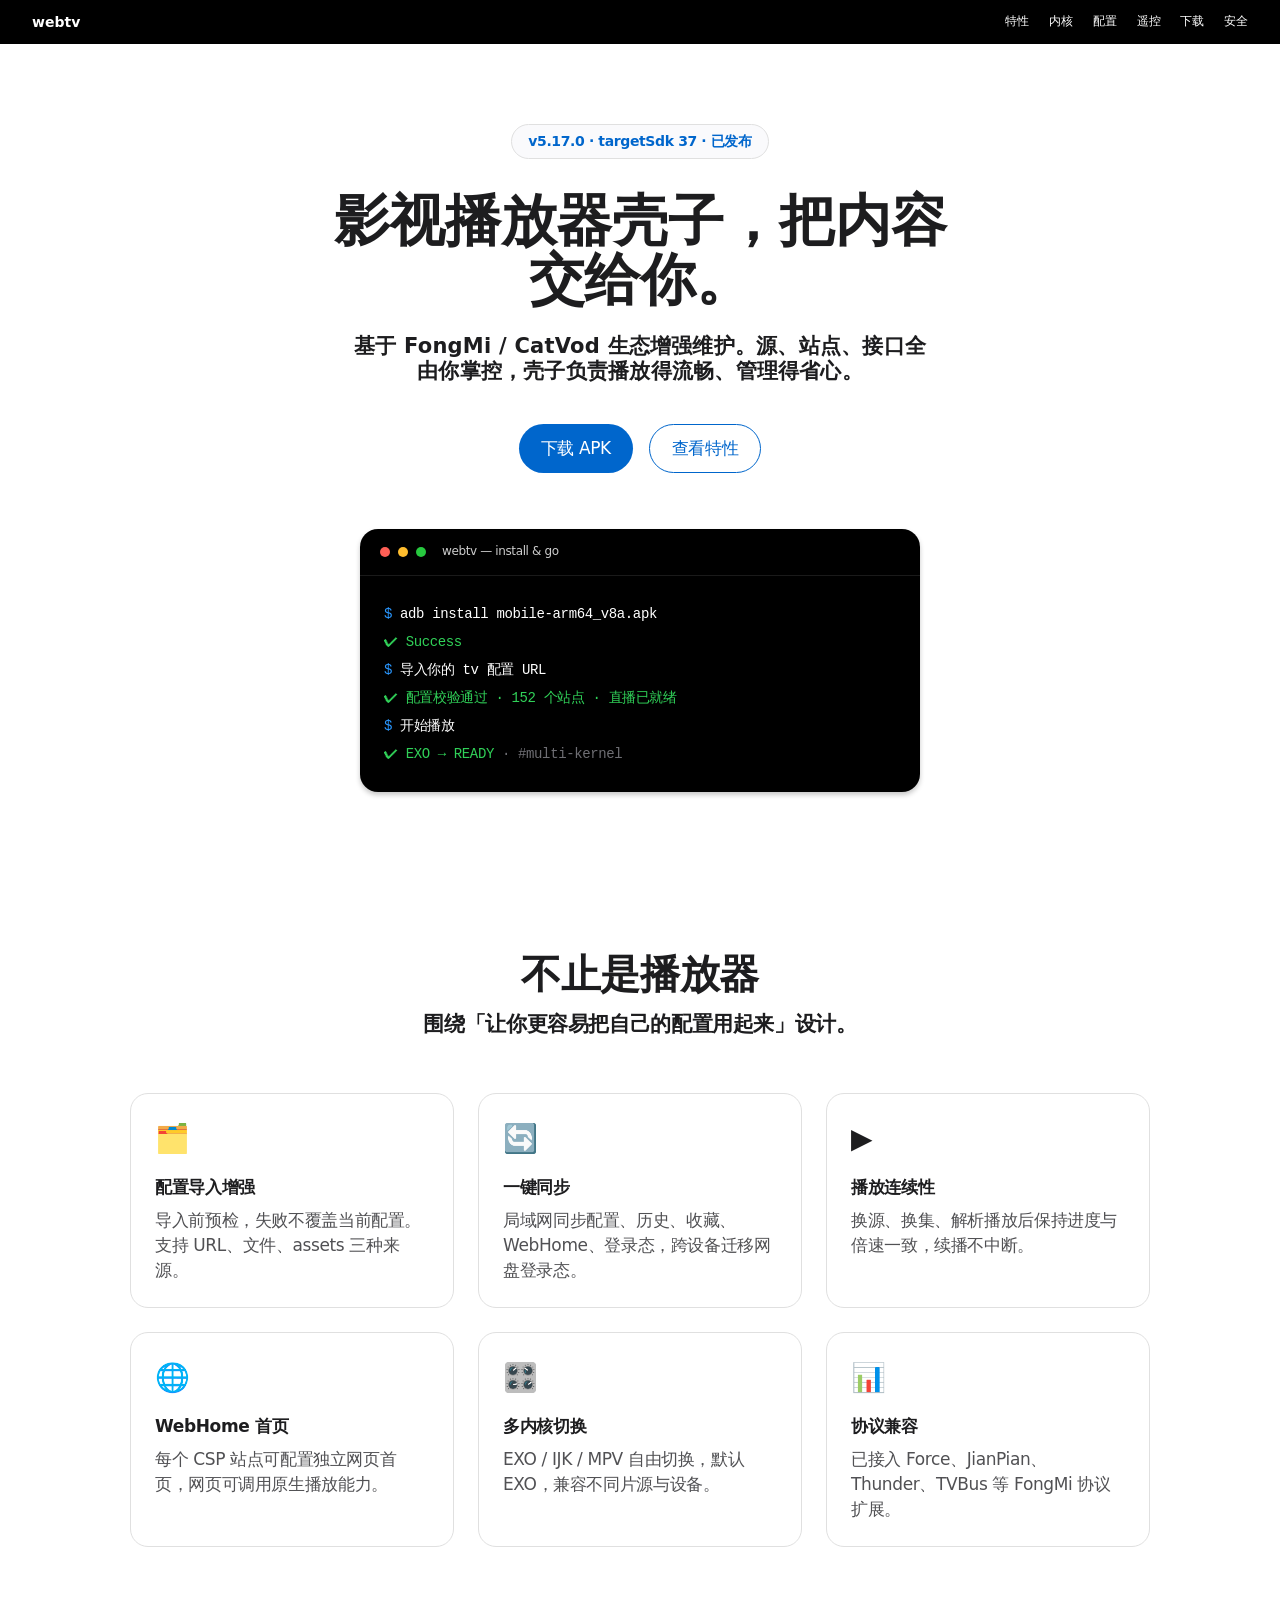
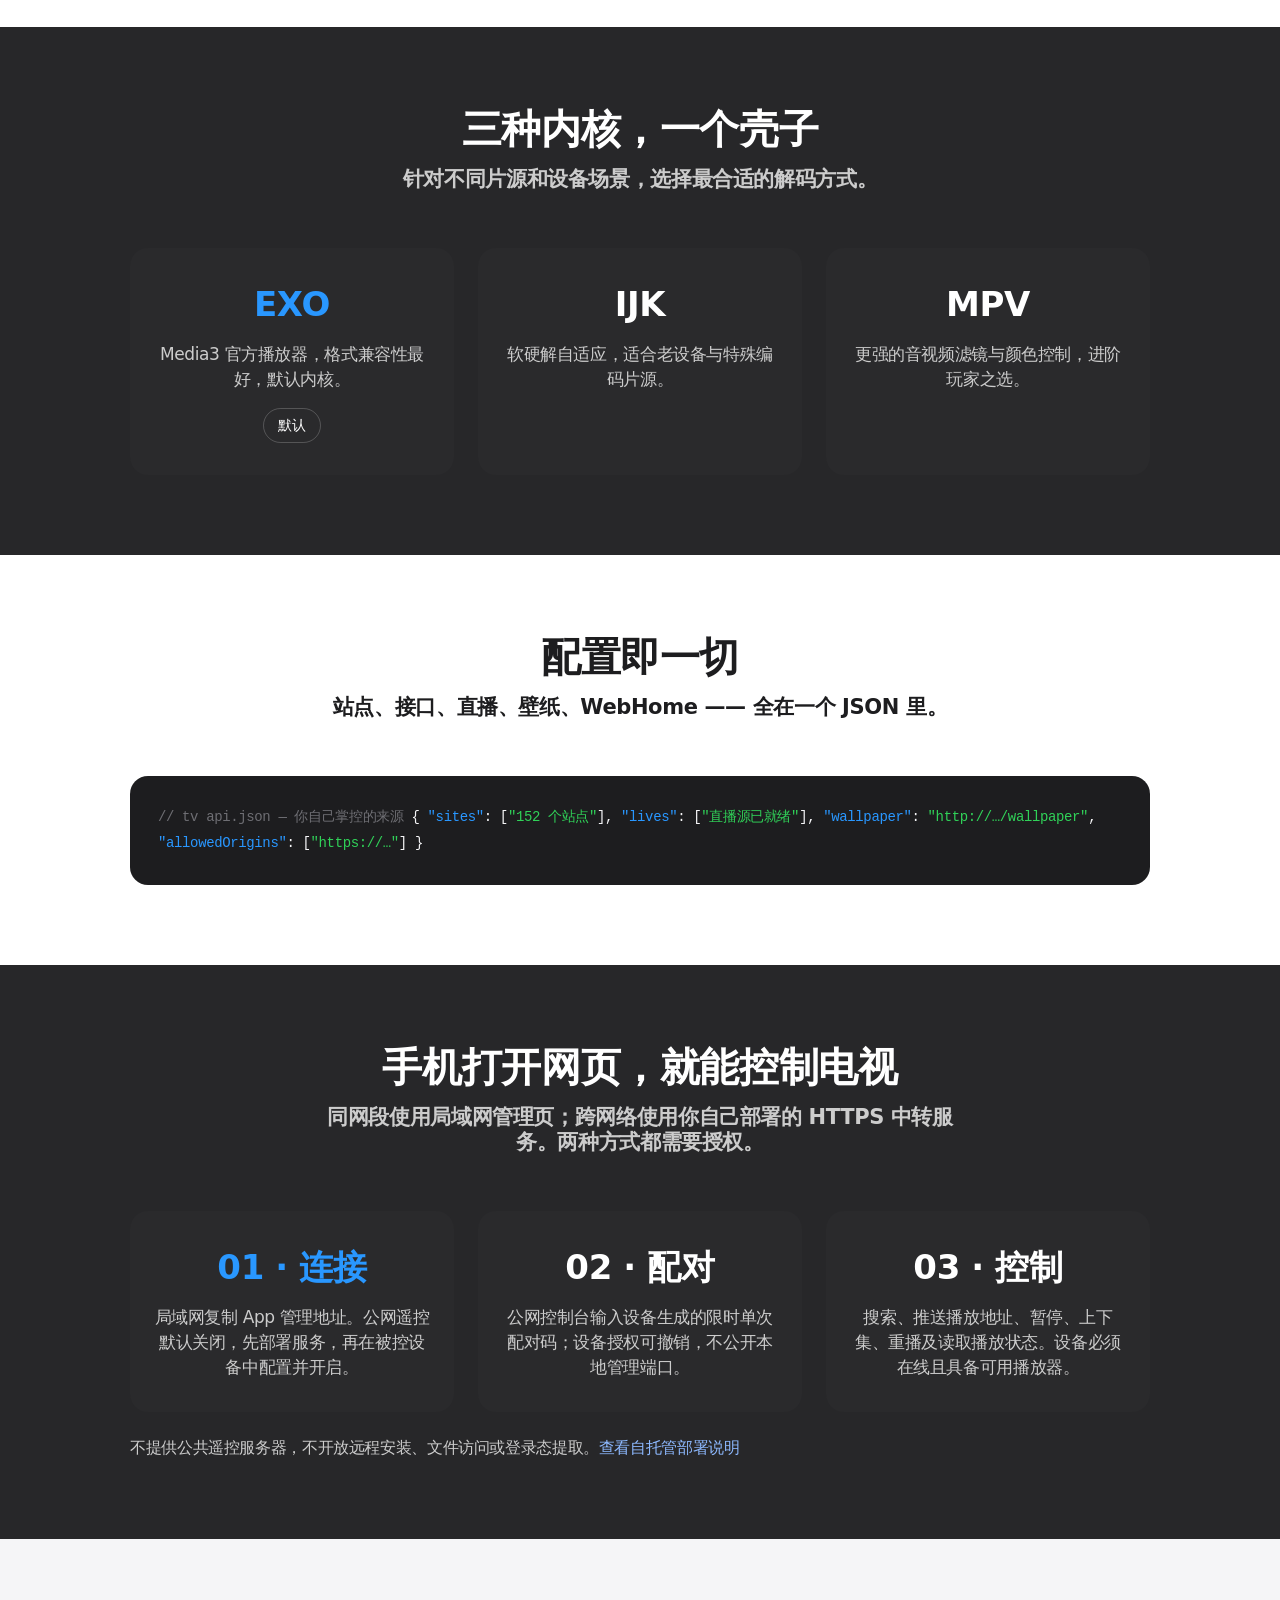
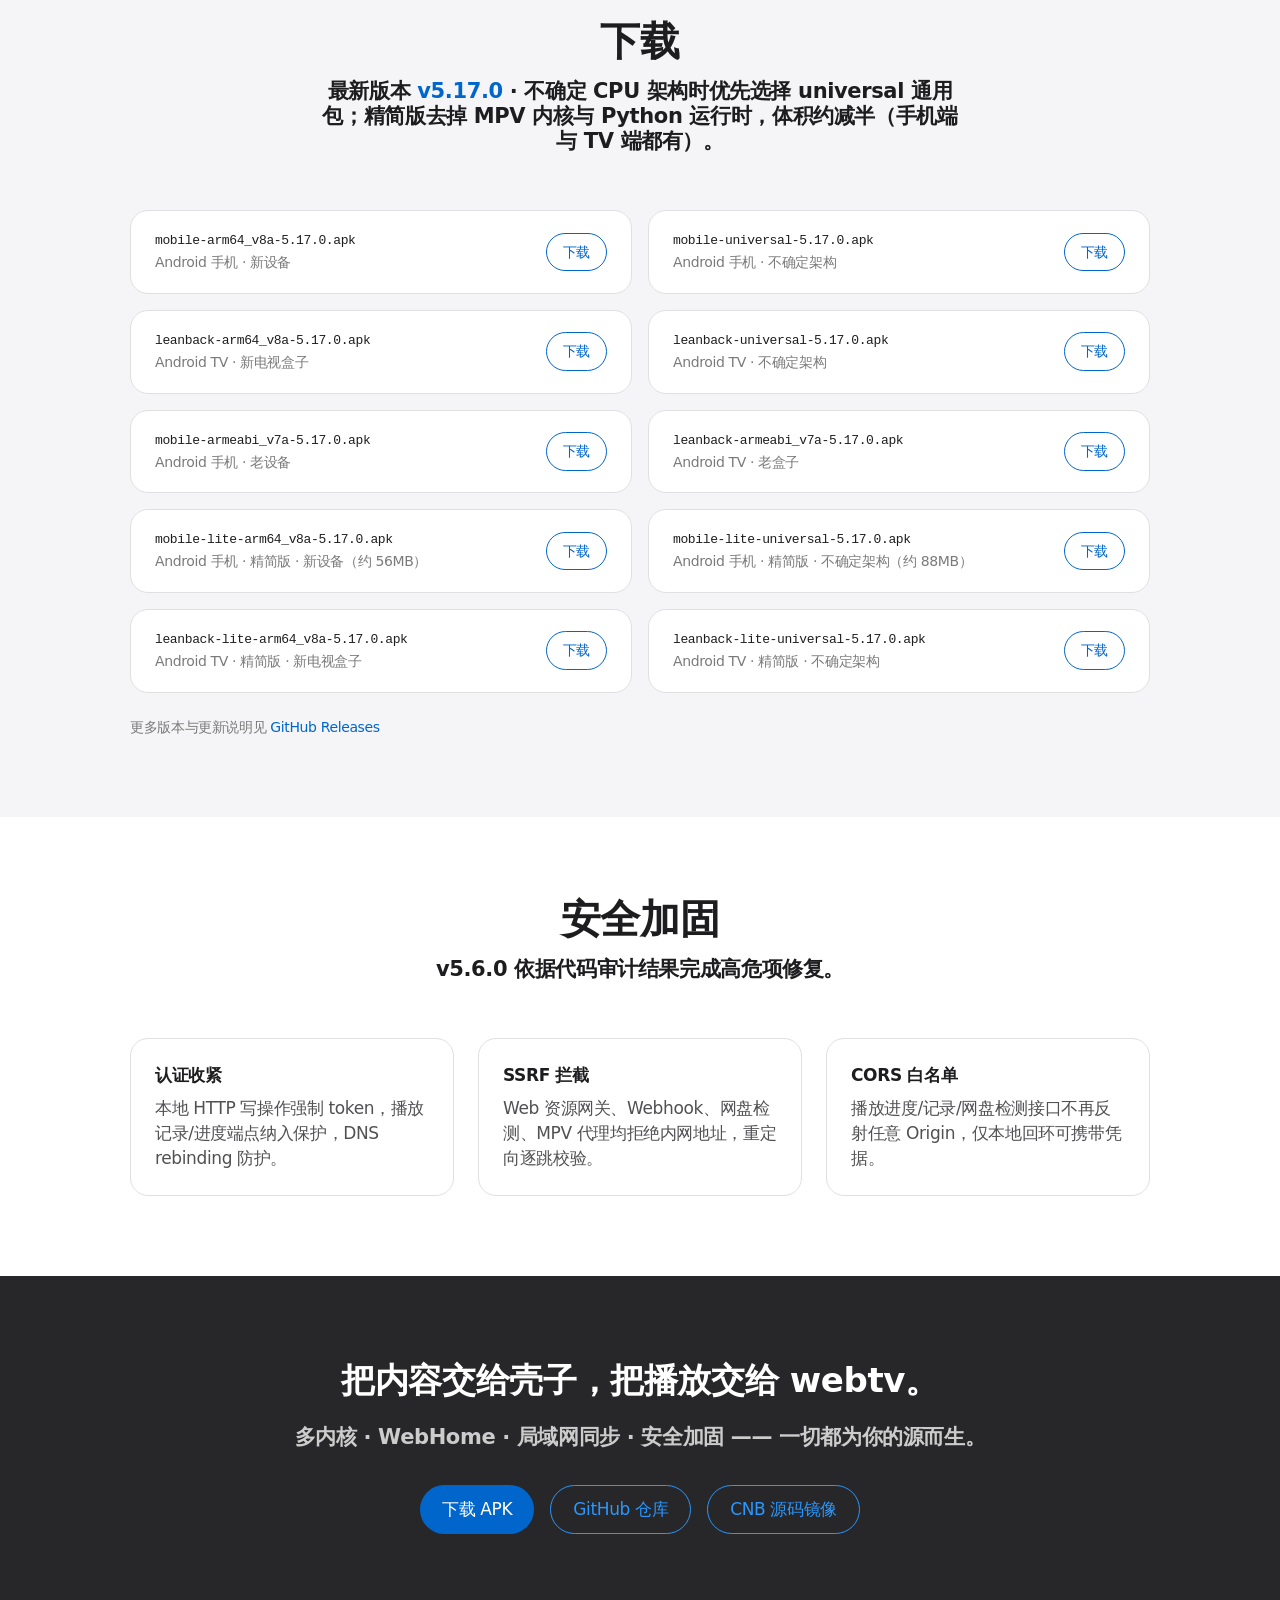
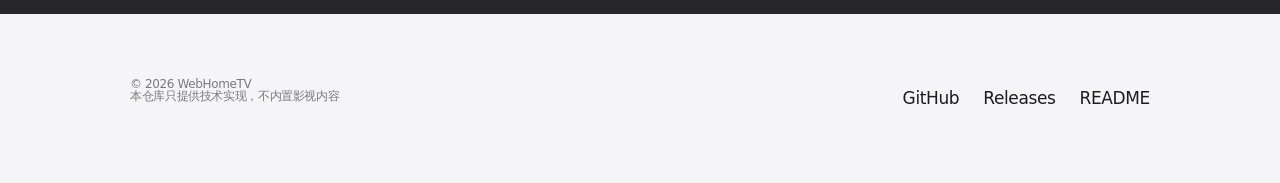
<file: docs/index.html>
<!DOCTYPE html>
<html lang="zh-CN">
<head>
<meta charset="UTF-8">
<meta name="viewport" content="width=device-width, initial-scale=1">
<title>WebHomeTV — 影视播放器壳子</title>
<meta name="description" content="WebHomeTV 是基于 FongMi / CatVod 生态增强维护的 Android 影音播放器壳子，支持多内核播放、WebHome 自定义首页、局域网同步与安全加固。">
<meta property="og:title" content="WebHomeTV — 影视播放器壳子">
<meta property="og:description" content="多内核播放 · WebHome 首页 · 局域网同步 · 安全加固">
<meta property="og:type" content="website">
<style>
  :root {
    --blue: #0066cc;
    --blue-focus: #0071e3;
    --blue-on-dark: #2997ff;
    --canvas: #ffffff;
    --parchment: #f5f5f7;
    --pearl: #fafafc;
    --tile-1: #272729;
    --ink: #1d1d1f;
    --body-on-dark: #ffffff;
    --body-muted: #cccccc;
    --ink-muted-48: #7a7a7a;
    --hairline: #e0e0e0;
    --divider-soft: #f0f0f0;
    --product-shadow: 0 3px 5px 0 rgba(0, 0, 0, 0.22);
    --font: -apple-system, BlinkMacSystemFont, "SF Pro Text", "Inter", "Segoe UI", system-ui, sans-serif;
    --font-display: -apple-system, BlinkMacSystemFont, "SF Pro Display", "Inter", system-ui, sans-serif;
    --section: 80px;
  }

  * { margin: 0; padding: 0; box-sizing: border-box; }

  html { scroll-behavior: smooth; }

  body {
    font-family: var(--font);
    background: var(--canvas);
    color: var(--ink);
    line-height: 1.47;
    letter-spacing: -0.374px;
    -webkit-font-smoothing: antialiased;
  }

  .container { max-width: 1068px; margin: 0 auto; padding: 0 24px; }
  .container-wide { max-width: 1440px; margin: 0 auto; padding: 0 32px; }

  a { color: var(--blue); text-decoration: none; }
  a:hover { text-decoration: underline; }

  /* ---------- Global Nav ---------- */
  .global-nav {
    position: sticky; top: 0; z-index: 50;
    background: #000000;
    height: 44px;
    display: flex; align-items: center;
  }
  .global-nav .container-wide {
    display: flex; align-items: center; justify-content: space-between;
    width: 100%;
  }
  .brand { font-size: 14px; font-weight: 600; color: var(--body-on-dark); letter-spacing: 0; }
  .brand:hover { text-decoration: none; opacity: 0.8; }
  .nav-links { display: flex; gap: 20px; }
  .nav-links a { font-size: 12px; color: var(--body-on-dark); letter-spacing: -0.12px; }
  .nav-links a:hover { text-decoration: none; color: var(--blue-on-dark); }

  /* ---------- Hero (light tile) ---------- */
  .hero { padding: var(--section) 0; background: var(--canvas); }
  .hero .container { text-align: center; }
  .hero .sub {
    display: inline-block;
    font-size: 14px; font-weight: 600; color: var(--blue);
    border: 1px solid var(--hairline);
    border-radius: 9999px;
    padding: 6px 16px;
    margin-bottom: 32px;
    background: var(--pearl);
  }
  .hero h1 {
    font-family: var(--font-display);
    font-size: 56px; font-weight: 600;
    line-height: 1.07; letter-spacing: -0.28px;
    color: var(--ink);
    max-width: 16ch; margin: 0 auto 24px;
  }
  .hero .lead {
    font-size: 21px; font-weight: 600;
    line-height: 1.19; letter-spacing: 0.231px;
    color: var(--ink);
    max-width: 40ch; margin: 0 auto 40px;
  }
  .hero-actions { display: flex; gap: 16px; justify-content: center; flex-wrap: wrap; }

  .btn {
    display: inline-flex; align-items: center; justify-content: center;
    font-family: var(--font); font-size: 17px; font-weight: 400;
    border-radius: 9999px; min-height: 44px; padding: 11px 22px;
    cursor: pointer; transition: transform 160ms ease, background 160ms ease;
    text-decoration: none;
  }
  .btn:focus-visible { outline: 2px solid var(--blue-focus); outline-offset: 2px; }
  .btn:active { transform: scale(0.95); }
  .btn-primary { background: var(--blue); color: #ffffff; }
  .btn-primary:hover { background: var(--blue-focus); text-decoration: none; }
  .btn-secondary { background: transparent; color: var(--blue); border: 1px solid var(--blue); }
  .btn-secondary:hover { background: rgba(0, 102, 204, 0.05); text-decoration: none; }

  /* Terminal card — product evidence */
  .terminal {
    background: #000000;
    border-radius: 18px;
    overflow: hidden;
    text-align: left;
    margin: 56px auto 0;
    max-width: 560px;
    box-shadow: var(--product-shadow);
  }
  .terminal-bar {
    display: flex; align-items: center; gap: 8px;
    padding: 14px 20px;
    border-bottom: 1px solid rgba(255, 255, 255, 0.1);
  }
  .terminal-bar .t-dot { width: 10px; height: 10px; border-radius: 50%; display: inline-block; }
  .t-dot.r { background: #FF5F56; } .t-dot.y { background: #FFBD2E; } .t-dot.g { background: #27C93F; }
  .terminal-bar .t-title { color: var(--body-muted); font-size: 12px; margin-left: 8px; }
  .terminal-body { padding: 24px; color: #a1a1a6; font-size: 14px; line-height: 2; font-family: ui-monospace, "SF Mono", monospace; }
  .terminal-body .prompt { color: var(--blue-on-dark); }
  .terminal-body .cmd { color: var(--body-on-dark); }
  .terminal-body .out { color: #30d158; }
  .terminal-body .muted { color: #6e6e73; }

  /* ---------- Section rhythm ---------- */
  section.tile-light { background: var(--canvas); padding: var(--section) 0; }
  section.tile-parchment { background: var(--parchment); padding: var(--section) 0; }
  section.tile-dark { background: var(--tile-1); padding: var(--section) 0; }
  section.tile-dark h2, section.tile-dark p.sec-desc { color: var(--body-on-dark); }
  section.tile-dark .sec-desc { color: var(--body-muted); }

  .sec-head { text-align: center; margin-bottom: 56px; }
  .sec-head h2 {
    font-family: var(--font-display);
    font-size: 40px; font-weight: 600; line-height: 1.10;
    color: var(--ink); margin-bottom: 16px;
  }
  .tile-dark .sec-head h2 { color: var(--body-on-dark); }
  .sec-head p.sec-desc { font-size: 21px; font-weight: 600; color: var(--ink); line-height: 1.19; max-width: 44ch; margin: 0 auto; }
  .tile-dark .sec-head p.sec-desc { color: var(--body-muted); }

  /* ---------- Feature cards (utility grid) ---------- */
  .grid { display: grid; grid-template-columns: repeat(3, 1fr); gap: 24px; }
  .card {
    background: var(--canvas);
    border: 1px solid var(--hairline);
    border-radius: 18px;
    padding: 24px;
    transition: transform 160ms ease;
  }
  .card:hover { transform: translateY(-2px); }
  .card .ico { font-size: 28px; margin-bottom: 16px; }
  .card h3 { font-size: 17px; font-weight: 600; color: var(--ink); margin-bottom: 8px; }
  .card p { font-size: 17px; color: #515154; line-height: 1.47; }
  .card code {
    font-family: ui-monospace, "SF Mono", monospace;
    font-size: 13px;
    background: var(--parchment);
    border-radius: 5px; padding: 2px 6px; color: var(--blue);
  }

  /* ---------- Kernels (dark tile) ---------- */
  .kernels { display: grid; grid-template-columns: repeat(3, 1fr); gap: 24px; }
  .kernel {
    background: #2a2a2c;
    border-radius: 18px;
    padding: 32px 24px;
    text-align: center;
  }
  .kernel .k-name { font-size: 34px; font-weight: 600; color: var(--body-on-dark); margin-bottom: 12px; letter-spacing: -0.374px; }
  .kernel .k-name.blue { color: var(--blue-on-dark); }
  .kernel p { font-size: 17px; color: var(--body-muted); }
  .kernel .tag {
    display: inline-block; margin-top: 16px;
    font-size: 14px; font-weight: 400; color: var(--body-on-dark);
    border: 1px solid rgba(255, 255, 255, 0.2);
    border-radius: 9999px; padding: 6px 14px;
  }

  /* ---------- Config code block ---------- */
  .code-block {
    background: #1d1d1f;
    border-radius: 18px;
    padding: 28px;
    font-family: ui-monospace, "SF Mono", monospace;
    font-size: 14px; line-height: 1.9;
    overflow-x: auto;
    color: #f5f5f7;
  }
  .code-block .cmt { color: #6e6e73; }
  .code-block .key { color: var(--blue-on-dark); }
  .code-block .str { color: #30d158; }

  /* ---------- Download ---------- */
  .dl-grid { display: grid; grid-template-columns: repeat(2, 1fr); gap: 16px; }
  .dl-row {
    display: flex; align-items: center; justify-content: space-between; gap: 16px;
    background: var(--canvas);
    border: 1px solid var(--hairline);
    border-radius: 18px; padding: 20px 24px;
    transition: border-color 160ms ease;
  }
  .dl-row:hover { border-color: var(--blue); }
  .dl-name { font-family: ui-monospace, "SF Mono", monospace; font-size: 13px; color: var(--ink); }
  .dl-desc { font-size: 14px; color: var(--ink-muted-48); margin-top: 2px; }
  .dl-btn {
    font-size: 14px; font-weight: 400; color: var(--blue);
    border: 1px solid var(--blue); border-radius: 9999px;
    padding: 8px 16px; white-space: nowrap;
    transition: background 160ms ease;
  }
  .dl-btn:hover { background: rgba(0, 102, 204, 0.05); text-decoration: none; }

  /* ---------- Security (parchment) ---------- */
  .tile-parchment .card { background: var(--canvas); border-color: var(--divider-soft); }

  /* ---------- CTA (dark) ---------- */
  .cta h2 { font-size: 34px; font-weight: 600; color: var(--body-on-dark); margin-bottom: 16px; letter-spacing: -0.374px; }
  .cta p { font-size: 21px; font-weight: 600; color: var(--body-muted); margin-bottom: 32px; }
  .cta .btn-primary { background: var(--blue); }
  .cta .btn-secondary { color: var(--blue-on-dark); border-color: var(--blue-on-dark); }

  /* ---------- Footer ---------- */
  footer { background: var(--parchment); padding: 64px 0; }
  footer .container { display: flex; justify-content: space-between; align-items: flex-start; gap: 32px; flex-wrap: wrap; }
  footer .copy { font-size: 12px; color: var(--ink-muted-48); line-height: 1.0; }
  footer .links { display: flex; gap: 24px; }
  footer .links a { font-size: 17px; color: var(--ink); line-height: 2.41; }
  footer .links a:hover { color: var(--blue); }

  /* ---------- Responsive ---------- */
  @media (max-width: 833px) {
    .nav-links { display: none; }
    .grid, .kernels { grid-template-columns: repeat(2, 1fr); }
    .dl-grid { grid-template-columns: 1fr; }
  }
  @media (max-width: 640px) {
    .hero h1 { font-size: 34px; }
    .sec-head h2 { font-size: 32px; }
    .grid, .kernels { grid-template-columns: 1fr; }
    section.tile-light, section.tile-parchment, section.tile-dark { padding: 48px 0; }
    .hero { padding: 48px 0; }
  }
  @media (max-width: 419px) {
    .hero h1 { font-size: 28px; }
    .container, .container-wide { padding: 0 16px; }
  }

  @media (prefers-reduced-motion: reduce) {
    html { scroll-behavior: auto; }
    * { transition: none !important; }
  }
</style>
</head>
<body>

<nav class="global-nav" aria-label="主导航">
  <div class="container-wide">
    <div class="brand">webtv</div>
    <div class="nav-links">
      <a href="#features">特性</a>
      <a href="#kernels">内核</a>
      <a href="#config">配置</a>
      <a href="#remote">遥控</a>
      <a href="#download">下载</a>
      <a href="#security">安全</a>
    </div>
  </div>
</nav>

<header class="hero" id="top">
  <div class="container">
    <span class="sub">v5.17.0 · targetSdk 37 · 已发布</span>
    <h1>影视播放器壳子，把内容交给你。</h1>
    <p class="lead">基于 FongMi / CatVod 生态增强维护。源、站点、接口全由你掌控，壳子负责播放得流畅、管理得省心。</p>
    <div class="hero-actions">
      <a class="btn btn-primary" href="#download">下载 APK</a>
      <a class="btn btn-secondary" href="#features">查看特性</a>
    </div>
    <div class="terminal" role="img" aria-label="终端命令行示例">
      <div class="terminal-bar">
        <span class="t-dot r"></span><span class="t-dot y"></span><span class="t-dot g"></span>
        <span class="t-title">webtv — install &amp; go</span>
      </div>
      <div class="terminal-body">
        <div><span class="prompt">$</span> <span class="cmd">adb install mobile-arm64_v8a.apk</span></div>
        <div><span class="out">✔ Success</span></div>
        <div><span class="prompt">$</span> <span class="cmd">导入你的 tv 配置 URL</span></div>
        <div><span class="out">✔ 配置校验通过 · 152 个站点 · 直播已就绪</span></div>
        <div><span class="prompt">$</span> <span class="cmd">开始播放</span></div>
        <div><span class="out">✔ EXO → READY <span class="muted">· #multi-kernel</span></span></div>
      </div>
    </div>
  </div>
</header>

<section class="tile-light" id="features">
  <div class="container">
    <div class="sec-head">
      <h2>不止是播放器</h2>
      <p class="sec-desc">围绕「让你更容易把自己的配置用起来」设计。</p>
    </div>
    <div class="grid">
      <div class="card">
        <div class="ico">🗂️</div>
        <h3>配置导入增强</h3>
        <p>导入前预检，失败不覆盖当前配置。支持 URL、文件、assets 三种来源。</p>
      </div>
      <div class="card">
        <div class="ico">🔄</div>
        <h3>一键同步</h3>
        <p>局域网同步配置、历史、收藏、WebHome、登录态，跨设备迁移网盘登录态。</p>
      </div>
      <div class="card">
        <div class="ico">▶️</div>
        <h3>播放连续性</h3>
        <p>换源、换集、解析播放后保持进度与倍速一致，续播不中断。</p>
      </div>
      <div class="card">
        <div class="ico">🌐</div>
        <h3>WebHome 首页</h3>
        <p>每个 CSP 站点可配置独立网页首页，网页可调用原生播放能力。</p>
      </div>
      <div class="card">
        <div class="ico">🎛️</div>
        <h3>多内核切换</h3>
        <p>EXO / IJK / MPV 自由切换，默认 EXO，兼容不同片源与设备。</p>
      </div>
      <div class="card">
        <div class="ico">📊</div>
        <h3>协议兼容</h3>
        <p>已接入 Force、JianPian、Thunder、TVBus 等 FongMi 协议扩展。</p>
      </div>
    </div>
  </div>
</section>

<section class="tile-dark" id="kernels">
  <div class="container">
    <div class="sec-head">
      <h2>三种内核，一个壳子</h2>
      <p class="sec-desc">针对不同片源和设备场景，选择最合适的解码方式。</p>
    </div>
    <div class="kernels">
      <div class="kernel">
        <div class="k-name blue">EXO</div>
        <p>Media3 官方播放器，格式兼容性最好，默认内核。</p>
        <span class="tag">默认</span>
      </div>
      <div class="kernel">
        <div class="k-name">IJK</div>
        <p>软硬解自适应，适合老设备与特殊编码片源。</p>
      </div>
      <div class="kernel">
        <div class="k-name">MPV</div>
        <p>更强的音视频滤镜与颜色控制，进阶玩家之选。</p>
      </div>
    </div>
  </div>
</section>

<section class="tile-light" id="config">
  <div class="container">
    <div class="sec-head">
      <h2>配置即一切</h2>
      <p class="sec-desc">站点、接口、直播、壁纸、WebHome —— 全在一个 JSON 里。</p>
    </div>
    <div class="code-block" role="img" aria-label="tv 配置 JSON 示例">
<span class="cmt">// tv api.json — 你自己掌控的来源</span>
{
  <span class="key">"sites"</span>: [<span class="str">"152 个站点"</span>],
  <span class="key">"lives"</span>: [<span class="str">"直播源已就绪"</span>],
  <span class="key">"wallpaper"</span>: <span class="str">"http://…/wallpaper"</span>,
  <span class="key">"allowedOrigins"</span>: [<span class="str">"https://…"</span>]
}
    </div>
  </div>
</section>

<section class="tile-dark" id="remote">
  <div class="container">
    <div class="sec-head">
      <h2>手机打开网页，就能控制电视</h2>
      <p class="sec-desc">同网段使用局域网管理页；跨网络使用你自己部署的 HTTPS 中转服务。两种方式都需要授权。</p>
    </div>
    <div class="kernels">
      <div class="kernel">
        <div class="k-name blue">01 · 连接</div>
        <p>局域网复制 App 管理地址。公网遥控默认关闭，先部署服务，再在被控设备中配置并开启。</p>
      </div>
      <div class="kernel">
        <div class="k-name">02 · 配对</div>
        <p>公网控制台输入设备生成的限时单次配对码；设备授权可撤销，不公开本地管理端口。</p>
      </div>
      <div class="kernel">
        <div class="k-name">03 · 控制</div>
        <p>搜索、推送播放地址、暂停、上下集、重播及读取播放状态。设备必须在线且具备可用播放器。</p>
      </div>
    </div>
    <p style="margin-top:24px;color:#ccc">不提供公共遥控服务器，不开放远程安装、文件访问或登录态提取。<a style="color:#8db9ff" href="https://github.com/motao123/webtv/tree/main/serverless/webtv-remote-go">查看自托管部署说明</a></p>
  </div>
</section>

<section class="tile-parchment" id="download">
  <div class="container">
    <div class="sec-head">
      <h2>下载</h2>
      <p class="sec-desc">最新版本 <strong style="color:var(--blue)">v5.17.0</strong> · 不确定 CPU 架构时优先选择 universal 通用包；精简版去掉 MPV 内核与 Python 运行时，体积约减半（手机端与 TV 端都有）。</p>
    </div>
    <div class="dl-grid">
      <div class="dl-row">
        <div>
          <div class="dl-name">mobile-arm64_v8a-5.17.0.apk</div>
          <div class="dl-desc">Android 手机 · 新设备</div>
        </div>
        <a class="dl-btn" href="https://github.com/motao123/webtv/releases/latest/download/mobile-arm64_v8a-5.17.0.apk">下载</a>
      </div>
      <div class="dl-row">
        <div>
          <div class="dl-name">mobile-universal-5.17.0.apk</div>
          <div class="dl-desc">Android 手机 · 不确定架构</div>
        </div>
        <a class="dl-btn" href="https://github.com/motao123/webtv/releases/latest/download/mobile-universal-5.17.0.apk">下载</a>
      </div>
      <div class="dl-row">
        <div>
          <div class="dl-name">leanback-arm64_v8a-5.17.0.apk</div>
          <div class="dl-desc">Android TV · 新电视盒子</div>
        </div>
        <a class="dl-btn" href="https://github.com/motao123/webtv/releases/latest/download/leanback-arm64_v8a-5.17.0.apk">下载</a>
      </div>
      <div class="dl-row">
        <div>
          <div class="dl-name">leanback-universal-5.17.0.apk</div>
          <div class="dl-desc">Android TV · 不确定架构</div>
        </div>
        <a class="dl-btn" href="https://github.com/motao123/webtv/releases/latest/download/leanback-universal-5.17.0.apk">下载</a>
      </div>
      <div class="dl-row">
        <div>
          <div class="dl-name">mobile-armeabi_v7a-5.17.0.apk</div>
          <div class="dl-desc">Android 手机 · 老设备</div>
        </div>
        <a class="dl-btn" href="https://github.com/motao123/webtv/releases/latest/download/mobile-armeabi_v7a-5.17.0.apk">下载</a>
      </div>
      <div class="dl-row">
        <div>
          <div class="dl-name">leanback-armeabi_v7a-5.17.0.apk</div>
          <div class="dl-desc">Android TV · 老盒子</div>
        </div>
        <a class="dl-btn" href="https://github.com/motao123/webtv/releases/latest/download/leanback-armeabi_v7a-5.17.0.apk">下载</a>
      </div>
      <div class="dl-row">
        <div>
          <div class="dl-name">mobile-lite-arm64_v8a-5.17.0.apk</div>
          <div class="dl-desc">Android 手机 · 精简版 · 新设备（约 56MB）</div>
        </div>
        <a class="dl-btn" href="https://github.com/motao123/webtv/releases/latest/download/mobile-lite-arm64_v8a-5.17.0.apk">下载</a>
      </div>
      <div class="dl-row">
        <div>
          <div class="dl-name">mobile-lite-universal-5.17.0.apk</div>
          <div class="dl-desc">Android 手机 · 精简版 · 不确定架构（约 88MB）</div>
        </div>
        <a class="dl-btn" href="https://github.com/motao123/webtv/releases/latest/download/mobile-lite-universal-5.17.0.apk">下载</a>
      </div>
      <div class="dl-row">
        <div>
          <div class="dl-name">leanback-lite-arm64_v8a-5.17.0.apk</div>
          <div class="dl-desc">Android TV · 精简版 · 新电视盒子</div>
        </div>
        <a class="dl-btn" href="https://github.com/motao123/webtv/releases/latest/download/leanback-lite-arm64_v8a-5.17.0.apk">下载</a>
      </div>
      <div class="dl-row">
        <div>
          <div class="dl-name">leanback-lite-universal-5.17.0.apk</div>
          <div class="dl-desc">Android TV · 精简版 · 不确定架构</div>
        </div>
        <a class="dl-btn" href="https://github.com/motao123/webtv/releases/latest/download/leanback-lite-universal-5.17.0.apk">下载</a>
      </div>
    </div>
    <p style="margin-top:24px;font-size:14px;color:var(--ink-muted-48)">更多版本与更新说明见 <a href="https://github.com/motao123/webtv/releases">GitHub Releases</a></p>
  </div>
</section>

<section class="tile-light" id="security">
  <div class="container">
    <div class="sec-head">
      <h2>安全加固</h2>
      <p class="sec-desc">v5.6.0 依据代码审计结果完成高危项修复。</p>
    </div>
    <div class="grid">
      <div class="card">
        <h3>认证收紧</h3>
        <p>本地 HTTP 写操作强制 token，播放记录/进度端点纳入保护，DNS rebinding 防护。</p>
      </div>
      <div class="card">
        <h3>SSRF 拦截</h3>
        <p>Web 资源网关、Webhook、网盘检测、MPV 代理均拒绝内网地址，重定向逐跳校验。</p>
      </div>
      <div class="card">
        <h3>CORS 白名单</h3>
        <p>播放进度/记录/网盘检测接口不再反射任意 Origin，仅本地回环可携带凭据。</p>
      </div>
    </div>
  </div>
</section>

<section class="tile-dark cta">
  <div class="container" style="text-align:center">
    <h2>把内容交给壳子，把播放交给 webtv。</h2>
    <p>多内核 · WebHome · 局域网同步 · 安全加固 —— 一切都为你的源而生。</p>
    <div class="hero-actions" style="justify-content:center">
      <a class="btn btn-primary" href="#download">下载 APK</a>
      <a class="btn btn-secondary" href="https://github.com/motao123/webtv">GitHub 仓库</a>
      <a class="btn btn-secondary" href="https://cnb.cool/code_free/webtv-coding">CNB 源码镜像</a>
    </div>
  </div>
</section>

<footer>
  <div class="container">
    <div class="copy">© 2026 WebHomeTV<br>本仓库只提供技术实现，不内置影视内容</div>
    <div class="links">
      <a href="https://github.com/motao123/webtv">GitHub</a>
      <a href="https://github.com/motao123/webtv/releases">Releases</a>
      <a href="https://github.com/motao123/webtv/blob/main/README.md">README</a>
    </div>
  </div>
</footer>

</body>
</html>
</file>
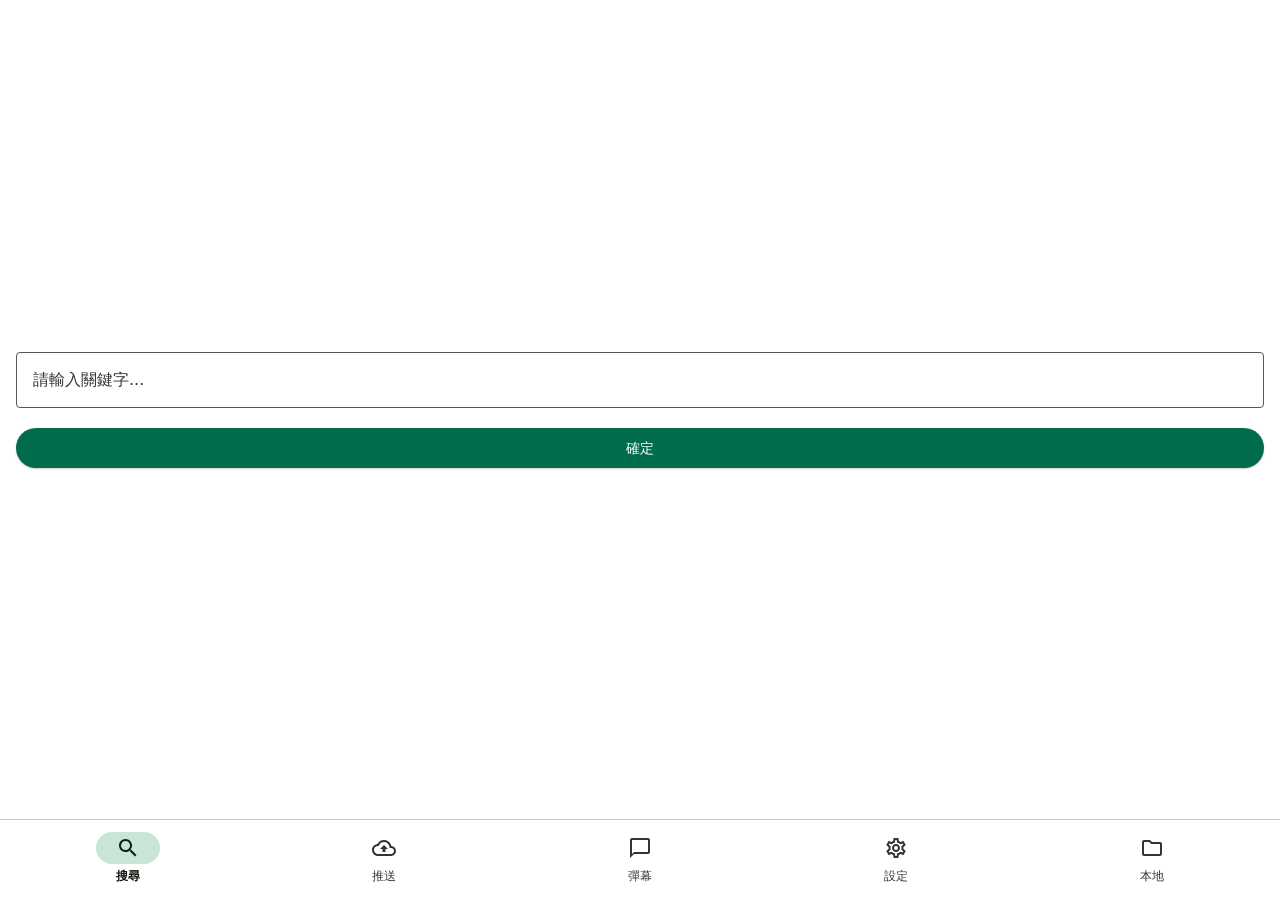
<file: app/src/main/assets/index.html>
<!DOCTYPE html>
<html lang="zh-Hant">

<head>
    <title>影視</title>
    <meta charset="UTF-8">
    <meta name="viewport" content="width=device-width,initial-scale=1,viewport-fit=cover">
    <meta name="color-scheme" content="light dark">
    <link rel="stylesheet" href="css/ui.css">
    <script src="js/jquery.min.js" defer></script>
    <script src="js/script.js" defer></script>
</head>

<body>
    <div id="app">
        <!-- Content -->
        <div class="app-body">
            <!-- 搜尋 -->
            <div id="panel1" class="tab-panel active">
                <div class="panel-content">
                    <div class="md-field">
                        <input id="keyword" class="md-input" type="text" placeholder="請輸入關鍵字..." />
                    </div>
                    <button class="md-btn md-btn-filled md-btn-full" onclick="search()">確定</button>
                </div>
            </div>
            <!-- 推送 -->
            <div id="panel2" class="tab-panel">
                <div class="panel-content">
                    <div class="md-field">
                        <input id="push_url" class="md-input" type="text" placeholder="請輸入播放網址..." />
                    </div>
                    <button class="md-btn md-btn-filled md-btn-full" onclick="push()">確定</button>
                </div>
            </div>
            <!-- 彈幕 -->
            <div id="panel3" class="tab-panel">
                <div class="panel-content">
                    <div class="field-row">
                        <div class="md-field">
                            <button class="md-btn md-btn-tonal md-btn-full" onclick="showDanmakuModeDialog()">
                                <span id="danmaku_mode_label">滾動</span>
                                <svg style="margin-left:auto;flex-shrink:0" width="18" height="18" viewBox="0 0 24 24"><path d="M0 0h24v24H0V0z" fill="none"/><path d="M7 10l5 5 5-5z" fill="currentColor"/></svg>
                            </button>
                        </div>
                        <div class="md-field">
                            <button class="md-btn md-btn-tonal md-btn-full" onclick="showDanmakuSizeDialog()">
                                <span id="danmaku_size_label">預設</span>
                                <svg style="margin-left:auto;flex-shrink:0" width="18" height="18" viewBox="0 0 24 24"><path d="M0 0h24v24H0V0z" fill="none"/><path d="M7 10l5 5 5-5z" fill="currentColor"/></svg>
                            </button>
                        </div>
                    </div>
                    <div class="md-field">
                        <input id="danmaku_text" class="md-input" type="text" placeholder="請輸入彈幕內容..." />
                    </div>
                    <button class="md-btn md-btn-filled md-btn-full" onclick="sendDanmaku()">發送</button>
                </div>
            </div>
            <!-- 設定 -->
            <div id="panel4" class="tab-panel">
                <div class="panel-content">
                    <div class="field-row">
                        <div class="md-field short">
                            <input id="setting_name" class="md-input" type="text" placeholder="名稱" />
                        </div>
                        <div class="md-field">
                            <input id="setting_text" class="md-input" type="text" placeholder="配置" />
                        </div>
                    </div>
                    <button onclick="setting()" class="md-btn md-btn-filled md-btn-full">確定</button>
                </div>
            </div>
            <!-- 本地 -->
            <div id="panel5" class="tab-panel">
                <input type="file" id="file_uploader" onchange="onFileSelected()" multiple />
                <div class="md-toolbar">
                    <button class="md-btn md-btn-tonal" onclick="uploadFile()">上傳檔案</button>
                    <button class="md-btn md-btn-tonal" onclick="showNewFolderDialog()">新增資料夾</button>
                </div>
                <div class="file-path" id="filePath">/</div>
                <div id="file_list"></div>
            </div>
        </div>
        <!-- M3 Navigation Bar -->
        <nav class="md-nav-bar">
            <div id="tab1" class="md-nav-item active" onclick="showPanel(1)">
                <div class="md-nav-indicator">
                    <svg class="md-nav-icon" viewBox="0 0 24 24"><path d="M0 0h24v24H0V0z" fill="none"/><path d="M15.5 14h-.79l-.28-.27C15.41 12.59 16 11.11 16 9.5 16 5.91 13.09 3 9.5 3S3 5.91 3 9.5 5.91 16 9.5 16c1.61 0 3.09-.59 4.23-1.57l.27.28v.79l5 4.99L20.49 19l-4.99-5zm-6 0C7.01 14 5 11.99 5 9.5S7.01 5 9.5 5 14 7.01 14 9.5 11.99 14 9.5 14z"/></svg>
                </div>
                <span class="md-nav-label">搜尋</span>
            </div>
            <div id="tab2" class="md-nav-item" onclick="showPanel(2)">
                <div class="md-nav-indicator">
                    <svg class="md-nav-icon" viewBox="0 0 24 24"><path d="M0 0h24v24H0V0z" fill="none"/><path d="M19.35 10.04C18.67 6.59 15.64 4 12 4 9.11 4 6.6 5.64 5.35 8.04 2.34 8.36 0 10.91 0 14c0 3.31 2.69 6 6 6h13c2.76 0 5-2.24 5-5 0-2.64-2.05-4.78-4.65-4.96zM19 18H6c-2.21 0-4-1.79-4-4 0-2.05 1.53-3.76 3.56-3.97l1.07-.11.5-.95C8.08 7.14 9.94 6 12 6c2.62 0 4.88 1.86 5.39 4.43l.3 1.5 1.53.11c1.56.1 2.78 1.41 2.78 2.96 0 1.65-1.35 3-3 3zM8 13h2.55v3h2.9v-3H16l-4-4z"/></svg>
                </div>
                <span class="md-nav-label">推送</span>
            </div>
            <div id="tab3" class="md-nav-item" onclick="showPanel(3)">
                <div class="md-nav-indicator">
                    <svg class="md-nav-icon" viewBox="0 0 24 24"><path d="M0 0h24v24H0V0z" fill="none"/><path d="M20 2H4c-1.1 0-2 .9-2 2v18l4-4h14c1.1 0 2-.9 2-2V4c0-1.1-.9-2-2-2zm0 14H6l-2 2V4h16v12z"/></svg>
                </div>
                <span class="md-nav-label">彈幕</span>
            </div>
            <div id="tab4" class="md-nav-item" onclick="showPanel(4)">
                <div class="md-nav-indicator">
                    <svg class="md-nav-icon" viewBox="0 0 24 24"><path d="M0 0h24v24H0V0z" fill="none"/><path d="M19.43 12.98c.04-.32.07-.64.07-.98 0-.34-.03-.66-.07-.98l2.11-1.65c.19-.15.24-.42.12-.64l-2-3.46c-.09-.16-.26-.25-.44-.25-.06 0-.12.01-.17.03l-2.49 1c-.52-.4-1.08-.73-1.69-.98l-.38-2.65C14.46 2.18 14.25 2 14 2h-4c-.25 0-.46.18-.49.42l-.38 2.65c-.61.25-1.17.59-1.69.98l-2.49-1c-.06-.02-.12-.03-.18-.03-.17 0-.34.09-.43.25l-2 3.46c-.13.22-.07.49.12.64l2.11 1.65c-.04.32-.07.65-.07.98 0 .33.03.66.07.98l-2.11 1.65c-.19.15-.24.42-.12.64l2 3.46c.09.16.26.25.44.25.06 0 .12-.01.17-.03l2.49-1c.52.4 1.08.73 1.69.98l.38 2.65c.03.24.24.42.49.42h4c.25 0 .46-.18.49-.42l.38-2.65c.61-.25 1.17-.59 1.69-.98l2.49 1c.06.02.12.03.18.03.17 0 .34-.09.43-.25l2-3.46c.12-.22.07-.49-.12-.64l-2.11-1.65zm-1.98-1.71c.04.31.05.52.05.73 0 .21-.02.43-.05.73l-.14 1.13.89.7 1.08.84-.7 1.21-1.27-.51-1.04-.42-.9.68c-.43.32-.84.56-1.25.73l-1.06.43-.16 1.13-.2 1.35h-1.4l-.19-1.35-.16-1.13-1.06-.43c-.43-.18-.83-.41-1.23-.71l-.91-.7-1.06.43-1.27.51-.7-1.21 1.08-.84.89-.7-.14-1.13c-.03-.31-.05-.54-.05-.74s.02-.43.05-.73l.14-1.13-.89-.7-1.08-.84.7-1.21 1.27.51 1.04.42.9-.68c.43-.32.84-.56 1.25-.73l1.06-.43.16-1.13.2-1.35h1.39l.19 1.35.16 1.13 1.06.43c.43.18.83.41 1.23.71l.91.7 1.06-.43 1.27-.51.7 1.21-1.07.85-.89.7.14 1.13zM12 8c-2.21 0-4 1.79-4 4s1.79 4 4 4 4-1.79 4-4-1.79-4-4-4zm0 6c-1.1 0-2-.9-2-2s.9-2 2-2 2 .9 2 2-.9 2-2 2z"/></svg>
                </div>
                <span class="md-nav-label">設定</span>
            </div>
            <div id="tab5" class="md-nav-item" onclick="showPanel(5)">
                <div class="md-nav-indicator">
                    <svg class="md-nav-icon" viewBox="0 0 24 24"><path d="M0 0h24v24H0V0z" fill="none"/><path d="M9.17 6l2 2H20v10H4V6h5.17M10 4H4c-1.1 0-1.99.9-1.99 2L2 18c0 1.1.9 2 2 2h16c1.1 0 2-.9 2-2V8c0-1.1-.9-2-2-2h-8l-2-2z"/></svg>
                </div>
                <span class="md-nav-label">本地</span>
            </div>
        </nav>
    </div>
    <!-- Dialog: 彈幕模式 -->
    <div id="danmakuModeDialog" class="md-dialog-overlay">
        <div class="md-dialog">
            <div class="md-dialog-title">模式</div>
            <div class="md-dialog-list">
                <div class="md-dialog-list-item active" data-val="1" onclick="setDanmakuMode(1,'滾動')"><span>滾動</span></div>
                <div class="md-dialog-list-item" data-val="5" onclick="setDanmakuMode(5,'頂部')"><span>頂部</span></div>
                <div class="md-dialog-list-item" data-val="4" onclick="setDanmakuMode(4,'底部')"><span>底部</span></div>
                <div class="md-dialog-list-item" data-val="6" onclick="setDanmakuMode(6,'反向')"><span>反向</span></div>
            </div>
        </div>
    </div>
    <!-- Dialog: 彈幕大小 -->
    <div id="danmakuSizeDialog" class="md-dialog-overlay">
        <div class="md-dialog">
            <div class="md-dialog-title">大小</div>
            <div class="md-dialog-list">
                <div class="md-dialog-list-item" data-val="18" onclick="setDanmakuSize(18,'小')"><span>小</span></div>
                <div class="md-dialog-list-item active" data-val="25" onclick="setDanmakuSize(25,'預設')"><span>預設</span></div>
                <div class="md-dialog-list-item" data-val="36" onclick="setDanmakuSize(36,'大')"><span>大</span></div>
            </div>
        </div>
    </div>
    <!-- Dialog: 本地路徑 -->
    <div id="fileInfoDialog" class="md-dialog-overlay">
        <div class="md-dialog">
            <div class="md-dialog-title">本地路徑</div>
            <div class="md-dialog-body" id="fileUrl"></div>
            <div class="md-dialog-actions">
                <button onclick="pushFile(0)" class="md-dialog-btn">關閉</button>
                <button onclick="downloadFile()" class="md-dialog-btn">下載</button>
                <button onclick="pushFile(1)" class="md-dialog-btn">使用</button>
            </div>
        </div>
    </div>
    <!-- Dialog: 確認上傳 -->
    <div id="uploadTip" class="md-dialog-overlay">
        <div class="md-dialog">
            <div class="md-dialog-title">確認上傳？</div>
            <div class="md-dialog-body" id="uploadTipContent"></div>
            <div class="md-dialog-actions">
                <button onclick="confirmUpload(0)" class="md-dialog-btn">取消</button>
                <button onclick="confirmUpload(1)" class="md-dialog-btn">確定</button>
            </div>
        </div>
    </div>
    <!-- Dialog: 新增資料夾 -->
    <div id="newFolder" class="md-dialog-overlay">
        <div class="md-dialog">
            <div class="md-dialog-title">新增資料夾</div>
            <div class="md-dialog-body">
                <input id="newFolderContent" class="md-input" type="text" placeholder="請輸入資料夾名稱..." />
            </div>
            <div class="md-dialog-actions">
                <button onclick="confirmNewFolder(0)" class="md-dialog-btn">取消</button>
                <button onclick="confirmNewFolder(1)" class="md-dialog-btn">確定</button>
            </div>
        </div>
    </div>
    <!-- Dialog: 刪除資料夾 -->
    <div id="delFolder" class="md-dialog-overlay">
        <div class="md-dialog">
            <div class="md-dialog-title">刪除資料夾</div>
            <div class="md-dialog-body" id="delFolderContent"></div>
            <div class="md-dialog-actions">
                <button onclick="confirmDelFolder(0)" class="md-dialog-btn">取消</button>
                <button onclick="confirmDelFolder(1)" class="md-dialog-btn error">刪除</button>
            </div>
        </div>
    </div>
    <!-- Dialog: 刪除檔案 -->
    <div id="delFile" class="md-dialog-overlay">
        <div class="md-dialog">
            <div class="md-dialog-title">刪除檔案</div>
            <div class="md-dialog-body" id="delFileContent"></div>
            <div class="md-dialog-actions">
                <button onclick="confirmDelFile(0)" class="md-dialog-btn">取消</button>
                <button onclick="confirmDelFile(1)" class="md-dialog-btn error">刪除</button>
            </div>
        </div>
    </div>
    <!-- Snackbar: 警告 -->
    <div id="warnToast">
        <div class="md-snackbar" id="warnToastContent"></div>
    </div>
    <!-- Loading -->
    <div id="loadingToast">
        <div class="md-progress-wrap">
            <svg class="md-progress" viewBox="0 0 48 48">
                <circle cx="24" cy="24" r="20"/>
            </svg>
        </div>
    </div>
</body>
</html>
</file>
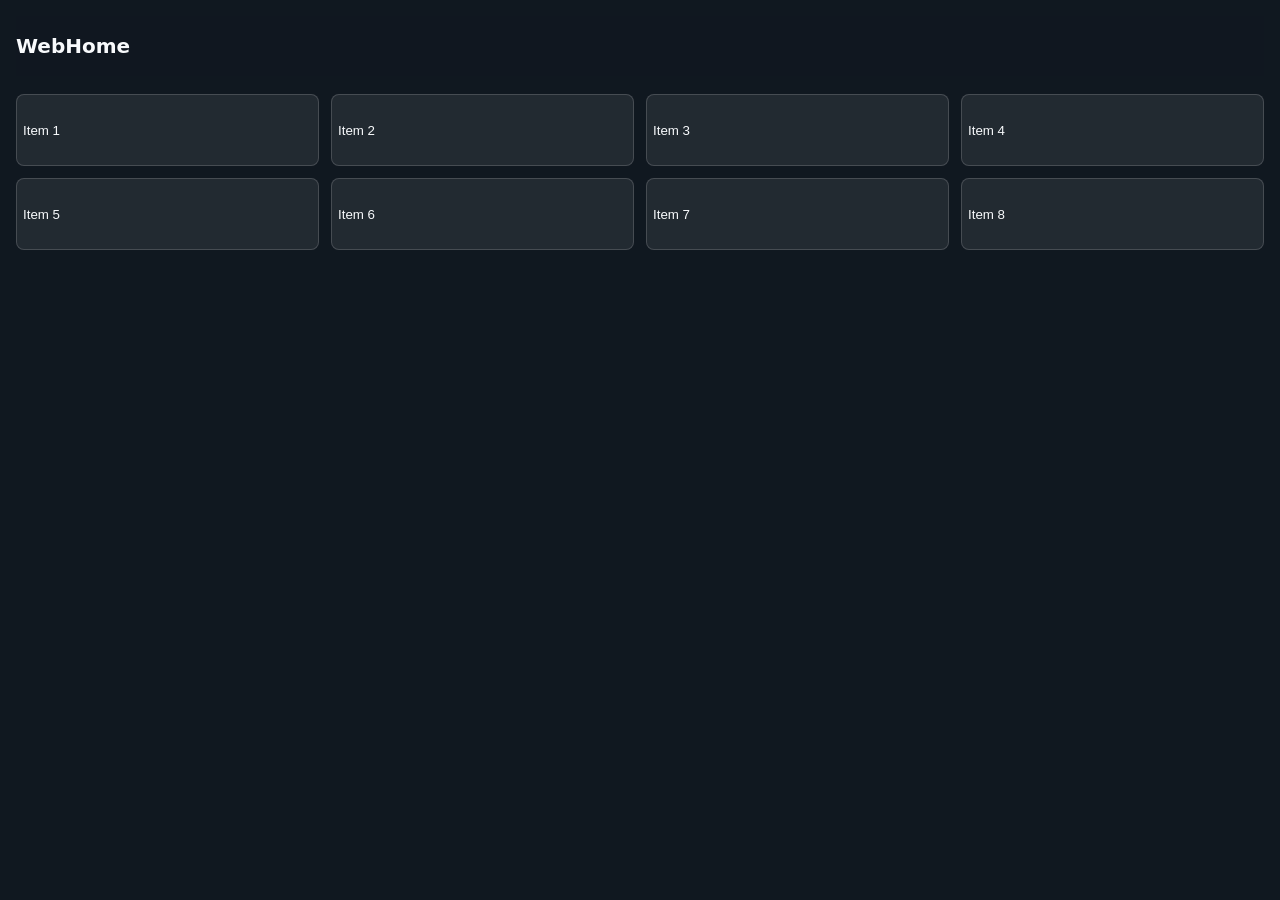
<file: webhome-devkit/templates/homepages/basic-homepage.html>
<!doctype html>
<html lang="zh-CN">
<head>
  <meta charset="utf-8">
  <meta name="viewport" content="width=device-width,initial-scale=1,viewport-fit=cover">
  <title>WebHome</title>
  <script>
    (function () {
      if (!Array.prototype.forEach) {
        Array.prototype.forEach = function (fn, thisArg) {
          for (var i = 0; i < this.length; i += 1) {
            if (i in this) fn.call(thisArg, this[i], i, this);
          }
        };
      }
      if (!Element.prototype.closest) {
        Element.prototype.closest = function (selector) {
          var node = this;
          while (node && node.nodeType === 1) {
            if (node.matches && node.matches(selector)) return node;
            node = node.parentElement;
          }
          return null;
        };
      }
      if (!Element.prototype.replaceChildren) {
        Element.prototype.replaceChildren = function () {
          while (this.firstChild) this.removeChild(this.firstChild);
          for (var i = 0; i < arguments.length; i += 1) {
            this.appendChild(arguments[i]);
          }
        };
      }
      var cls = " webhome-ready";
      if (!("gap" in document.documentElement.style)) cls += " no-layout-gap";
      if (!window.CSS || !CSS.supports || !CSS.supports("top", "calc(1px + 1px)")) cls += " no-css-functions";
      if (!("aspectRatio" in document.documentElement.style)) cls += " no-aspect-ratio";
      document.documentElement.className += cls;
    })();
  </script>
  <style>
    :root {
      --fm-web-height: 100vh;
      --fm-safe-top: 0px;
      --fm-safe-bottom: 0px;
      --safe-top: var(--fm-safe-top, 0px);
      --safe-bottom: var(--fm-safe-bottom, 0px);
      --active-safe-top: 0px;
      color-scheme: dark;
    }
    @supports (top: max(0px, 1px)) {
      :root {
        --safe-top: max(var(--fm-safe-top, 0px), env(safe-area-inset-top, 0px));
        --safe-bottom: max(var(--fm-safe-bottom, 0px), env(safe-area-inset-bottom, 0px));
      }
    }
    html.safe-top-active {
      --active-safe-top: var(--safe-top);
    }
    html,
    body {
      min-height: var(--fm-web-height, 100vh);
      margin: 0;
      background: transparent;
      color: #f8fafc;
      font: 16px/1.5 system-ui, -apple-system, BlinkMacSystemFont, "Segoe UI", sans-serif;
    }
    html:not(.fm-native) body {
      background: #101820;
    }
    .app {
      min-height: var(--fm-web-height, 100vh);
      box-sizing: border-box;
      padding: 16px 16px calc(20px + var(--safe-bottom));
      padding: max(16px, var(--active-safe-top)) 16px calc(20px + var(--safe-bottom));
    }
    .toolbar {
      position: sticky;
      top: var(--active-safe-top);
      z-index: 10;
      display: flex;
      align-items: center;
      justify-content: space-between;
      min-height: 44px;
      padding: 8px 0;
      background: rgba(16, 24, 32, 0.82);
    }
    .title {
      margin: 0;
      font-size: 20px;
      font-weight: 700;
      letter-spacing: 0;
    }
    .grid {
      display: flex;
      flex-wrap: wrap;
      margin: 12px -6px 0;
    }
    .card {
      box-sizing: border-box;
      width: 50%;
      padding: 6px;
    }
    .card button {
      display: block;
      width: 100%;
      min-height: 72px;
      border: 1px solid rgba(255, 255, 255, 0.16);
      border-radius: 8px;
      background: rgba(255, 255, 255, 0.08);
      color: inherit;
      text-align: left;
    }
    @media (min-width: 720px) {
      .card {
        width: 25%;
      }
    }
  </style>
</head>
<body>
  <main class="app">
    <header class="toolbar">
      <h1 class="title">WebHome</h1>
    </header>
    <section class="grid" id="grid"></section>
  </main>
  <script>
    (function () {
      var root = document.documentElement;
      var state = { chromeMode: "", systemBarsHidden: false };

      function readRootPixel(name) {
        var value = getComputedStyle(root).getPropertyValue(name);
        var numberValue = parseFloat(value || "0");
        return isNaN(numberValue) ? 0 : numberValue;
      }

      function shouldUseTopSafeArea(detail) {
        detail = detail || {};
        var mode = String(detail.chromeMode || state.chromeMode || "").toLowerCase();
        var hidden = typeof detail.systemBarsHidden === "undefined" ? state.systemBarsHidden : !!detail.systemBarsHidden;
        var safeTop = Number(detail.safeTop);
        var statusBarHeight = Number(detail.statusBarHeight);
        if (isNaN(safeTop)) safeTop = readRootPixel("--fm-safe-top");
        if (isNaN(statusBarHeight)) statusBarHeight = readRootPixel("--fm-status-bar-height");
        if (hidden && safeTop <= 0 && statusBarHeight <= 0) return false;
        return mode === "edge" || mode === "immersive" || mode === "fullscreen" || hidden;
      }

      function updateSafeAreaMode(detail) {
        detail = detail || {};
        if (detail.chromeMode) state.chromeMode = String(detail.chromeMode).toLowerCase();
        if (typeof detail.systemBarsHidden !== "undefined") state.systemBarsHidden = !!detail.systemBarsHidden;
        root.classList.toggle("safe-top-active", shouldUseTopSafeArea(detail));
      }

      function refreshSafeAreaMode() {
        if (!window.fm || !fm.ui || !fm.ui.getViewport) {
          updateSafeAreaMode({});
          return;
        }
        Promise.resolve(fm.ui.getViewport()).then(updateSafeAreaMode).catch(function () {
          updateSafeAreaMode({});
        });
      }

      function render() {
        var grid = document.getElementById("grid");
        var html = "";
        for (var i = 1; i <= 8; i += 1) {
          html += '<article class="card"><button type="button">Item ' + i + '</button></article>';
        }
        grid.innerHTML = html;
      }

      window.addEventListener("fmviewport", function (event) {
        updateSafeAreaMode(event && event.detail ? event.detail : {});
      });
      window.addEventListener("fmsdk", function () {
        root.classList.add("fm-native");
        refreshSafeAreaMode();
      });
      window.addEventListener("fmresume", refreshSafeAreaMode);
      render();
      refreshSafeAreaMode();
    })();
  </script>
</body>
</html>
</file>
<file: app/src/main/assets/css/ui.css>
:root {
    --md-primary:                  #006C4C;
    --md-on-primary:               #FFFFFF;
    --md-primary-container:        #89F7C6;
    --md-on-primary-container:     #00210F;
    --md-secondary-container:      #C8E6D5;
    --md-on-secondary-container:   #082015;
    --md-error:                    #BA1A1A;
    --md-on-error:                 #FFFFFF;
    --md-error-container:          #FFDAD6;
    --md-on-error-container:       #410002;
    --md-surface:                  #FFFFFF;
    --md-on-surface:               #15140E;
    --md-surface-variant:          #E3E3DC;
    --md-on-surface-variant:       #343430;
    --md-outline:                  #575752;
    --md-outline-variant:          #C7C7C0;
    --md-surface-container:        #FFFFFF;
    --md-surface-container-high:   #F0EFE9;
    --md-inverse-surface:          #2A2A25;
    --md-inverse-on-surface:       #F2F1EB;
    --md-scrim:                    rgba(0,0,0,0.32);
    --md-shadow:                   rgba(0,0,0,0.20);
}

@media (prefers-color-scheme: dark) {
    :root {
        --md-primary:                  #6CDBA4;
        --md-on-primary:               #003824;
        --md-primary-container:        #005237;
        --md-on-primary-container:     #89F7C6;
        --md-secondary-container:      #354B40;
        --md-on-secondary-container:   #CFE9D8;
        --md-error:                    #FFB4AB;
        --md-on-error:                 #690005;
        --md-error-container:          #93000A;
        --md-on-error-container:       #FFDAD6;
        --md-surface:                  #101510;
        --md-on-surface:               #DEE4DF;
        --md-surface-variant:          #414942;
        --md-on-surface-variant:       #C0C9BF;
        --md-outline:                  #8B9389;
        --md-outline-variant:          #414942;
        --md-surface-container:        #1C211D;
        --md-surface-container-high:   #262B27;
        --md-inverse-surface:          #DEE4DF;
        --md-inverse-on-surface:       #181D19;
        --md-scrim:                    rgba(0,0,0,0.5);
        --md-shadow:                   rgba(0,0,0,0.5);
    }
}

/* ══ Reset ══ */
*, *::before, *::after { box-sizing: border-box; margin: 0; padding: 0; }

html, body {
    height: 100%;
    font-family: Roboto, -apple-system, system-ui, sans-serif;
    background: var(--md-surface);
    color: var(--md-on-surface);
    -webkit-tap-highlight-color: transparent;
}

body.manage-page {
    --md-primary: #1A62D0;
    --md-on-primary: #FFFFFF;
    --md-secondary-container: #D9E7FF;
    --md-on-secondary-container: #0D2B57;
    --md-surface: #F4F6FA;
    --md-surface-container: #FFFFFF;
    --md-surface-container-high: #F8FAFD;
    --md-outline-variant: #DDE3EE;
}

body.manage-page.local-mode .remote-only {
    display: none !important;
}

@media (prefers-color-scheme: dark) {
    body.manage-page {
        --md-primary: #8DB8FF;
        --md-on-primary: #052B61;
        --md-secondary-container: #1D3557;
        --md-on-secondary-container: #D9E7FF;
        --md-surface: #10151D;
        --md-surface-container: #171D27;
        --md-surface-container-high: #1F2632;
        --md-outline-variant: #354052;
    }
}

/* ══ App Shell ══ */
#app {
    display: flex;
    flex-direction: column;
    height: 100%;
    margin: 0 auto;
}

/* ID selectors must not fight utility classes here: .manage-app widens the shell on
   desktop, and a max-width on #app would win by specificity and cap it at phone width. */
.manage-app { max-width: 1120px; }

.manage-top {
    flex-shrink: 0;
    display: flex;
    align-items: center;
    justify-content: space-between;
    gap: 12px;
    padding: 14px 16px 10px;
    border-bottom: 1px solid var(--md-outline-variant);
    background: var(--md-surface-container);
}

.manage-body {
    flex: 1;
    overflow-y: auto;
    -webkit-overflow-scrolling: touch;
    padding: 16px;
}

.manage-view { display: none; }
.manage-view.active { display: block; }

.segmented {
    display: inline-flex;
    padding: 3px;
    border: 1px solid var(--md-outline-variant);
    border-radius: 22px;
    background: var(--md-surface-container-high);
}

.segment {
    height: 34px;
    min-width: 56px;
    padding: 0 12px;
    border: none;
    border-radius: 17px;
    background: transparent;
    color: var(--md-on-surface-variant);
    font: inherit;
    font-size: 14px;
    cursor: pointer;
}

.segment.active {
    background: var(--md-primary);
    color: var(--md-on-primary);
}

.remote-picker { display: none; margin: 10px 16px 0; }
.device-list { display: grid; gap: 8px; }

.device-item {
    display: flex;
    align-items: center;
    justify-content: space-between;
    gap: 12px;
    min-height: 48px;
    padding: 8px 12px;
    border: 1px solid var(--md-outline-variant);
    border-radius: 8px;
    background: transparent;
    color: var(--md-on-surface);
    font: inherit;
    text-align: left;
    cursor: pointer;
}

.device-item.active {
    border-color: var(--md-primary);
    background: var(--md-secondary-container);
    color: var(--md-on-secondary-container);
}

.device-item span { font-weight: 600; }
.device-item small { color: var(--md-on-surface-variant); overflow-wrap: anywhere; }

.manage-nav .md-nav-item { border: none; background: transparent; color: inherit; }

.manage-heading { min-width: 0; }

.manage-top-actions {
    display: flex;
    align-items: center;
    justify-content: flex-end;
    gap: 8px;
    flex-wrap: wrap;
}

.status-pill {
    display: inline-flex;
    align-items: center;
    min-height: 30px;
    padding: 0 10px;
    border-radius: 15px;
    background: var(--md-secondary-container);
    color: var(--md-on-secondary-container);
    font-size: 12px;
    line-height: 16px;
    white-space: nowrap;
}

.status-pill.off {
    background: var(--md-error-container);
    color: var(--md-on-error-container);
}

.status-pill.warn {
    background: #FFE08A;
    color: #312300;
}

.md-btn-compact {
    height: 36px;
    padding: 0 14px;
}

.md-btn-danger {
    background: var(--md-error-container);
    color: var(--md-on-error-container);
}

.keepalive-card {
    display: none;
    margin: 10px 16px 0;
    border-color: #D19A00;
    background: #FFF4CE;
    color: #312300;
}

.md-btn:disabled,
.file-action:disabled {
    opacity: 0.42;
    cursor: default;
}

.file-toolbar { align-items: center; }

.file-state-row {
    display: grid;
    grid-template-columns: minmax(0, 1fr) auto;
    gap: 8px;
    align-items: center;
    margin-bottom: 8px;
}

.file-state-row .file-path { margin: 0; }

.selection-count {
    min-height: 36px;
    display: inline-flex;
    align-items: center;
    justify-content: center;
    padding: 0 10px;
    border-radius: 18px;
    background: var(--md-surface-container-high);
    color: var(--md-on-surface-variant);
    font-size: 13px;
    white-space: nowrap;
}

.file-list {
    border-top: 1px solid var(--md-outline-variant);
}

.file-item.parent { padding-left: 42px; }

@media (min-width: 960px) {
    .manage-app { max-width: 1120px; }
    .manage-body { padding: 20px 24px; }
    #syncTree { display: grid; grid-template-columns: 1fr 1fr; column-gap: 18px; }
    .tree-row { break-inside: avoid; }
}

@media (prefers-color-scheme: dark) {
    .status-pill.warn,
    .keepalive-card {
        background: #4D3900;
        color: #FFE08A;
        border-color: #B88A00;
    }
}

@media (max-width: 640px) {
    .manage-top { align-items: flex-start; flex-direction: column; }
    .manage-top-actions { width: 100%; justify-content: flex-start; }
    .file-state-row { grid-template-columns: 1fr; }
    .md-btn { padding: 0 16px; }
    .file-action { min-width: 44px; padding: 0 8px; }
    .field-row.compact.live-common-row,
    .field-row.compact.advanced-field-row { flex-direction: column; }
    .field-row.compact.live-common-row .md-field.short,
    .field-row.compact.advanced-field-row .md-field.short { flex-basis: auto; }
    .flag-grid { grid-template-columns: repeat(2, minmax(0, 1fr)); }
}

/* ══ Content body ══ */
.app-body {
    flex: 1;
    overflow-y: auto;
    -webkit-overflow-scrolling: touch;
    background: var(--md-surface);
}

.tab-panel { display: none; }
.tab-panel.active { display: flex; flex-direction: column; justify-content: center; min-height: 100%; padding: 20px 16px; }
#panel5.tab-panel.active { display: block; justify-content: unset; padding: 16px; }
.manage-panel.tab-panel.active { display: block; justify-content: unset; padding: 16px; }
.panel-content { display: flex; flex-direction: column; gap: 20px; width: 100%; }

#file_uploader,
#csp_file_uploader,
#config_file_uploader { display: none; }

/* ══ M3 Outlined Text Field ══ */
.field-row {
    display: flex;
    gap: 8px;
    align-items: center;
}

.field-row + .field-row { margin-top: 8px; }

.md-field { flex: 1; min-width: 0; }
.md-field.short { flex: 0 0 88px; }

.md-input {
    width: 100%;
    height: 56px;
    padding: 0 16px;
    border: 1px solid var(--md-outline);
    border-radius: 4px;
    background: transparent;
    color: var(--md-on-surface);
    font-size: 16px;
    line-height: 24px;
    font-family: inherit;
    outline: none;
    caret-color: var(--md-primary);
    transition: border-color 0.15s, border-width 0.15s, padding 0.15s;
    -webkit-appearance: none;
    appearance: none;
}

.md-input:focus {
    border-color: var(--md-primary);
    border-width: 2px;
    padding: 0 15px;
}

.md-input::placeholder { color: var(--md-on-surface-variant); }

.code-area {
    width: 100%;
    min-height: 132px;
    padding: 12px;
    border: 1px solid var(--md-outline);
    border-radius: 8px;
    background: transparent;
    color: var(--md-on-surface);
    font: 13px/1.45 ui-monospace, SFMono-Regular, Menlo, Consolas, monospace;
    outline: none;
    resize: vertical;
    -webkit-overflow-scrolling: touch;
}

.code-area:focus { border-color: var(--md-primary); border-width: 2px; padding: 11px; }

/* ══ M3 Buttons ══ */
.md-btn {
    display: inline-flex;
    align-items: center;
    justify-content: center;
    height: 40px;
    padding: 0 24px;
    border: none;
    border-radius: 20px;
    font-size: 14px;
    line-height: 20px;
    font-weight: 500;
    letter-spacing: 0.1px;
    font-family: inherit;
    cursor: pointer;
    white-space: nowrap;
    flex-shrink: 0;
    position: relative;
    overflow: hidden;
    transition: box-shadow 0.2s;
}

.md-btn::after {
    content: '';
    position: absolute;
    inset: 0;
    background: currentColor;
    opacity: 0;
    transition: opacity 0.2s;
}

.md-btn:hover::after  { opacity: 0.08; }
.md-btn:active::after { opacity: 0.12; }

.md-btn-filled {
    background: var(--md-primary);
    color: var(--md-on-primary);
    box-shadow: 0 1px 2px var(--md-shadow);
}

.md-btn-filled:active { box-shadow: none; }

.md-btn-tonal {
    background: var(--md-secondary-container);
    color: var(--md-on-secondary-container);
}

.md-btn-full { width: 100%; }

/* ══ Toolbar ══ */
.md-toolbar {
    display: flex;
    flex-wrap: wrap;
    gap: 8px;
    margin-bottom: 10px;
}

.manage-header {
    display: flex;
    align-items: center;
    justify-content: space-between;
    gap: 12px;
    margin-bottom: 12px;
}

.manage-title {
    font-size: 20px;
    line-height: 28px;
    font-weight: 650;
}

.manage-subtitle {
    margin-top: 2px;
    color: var(--md-on-surface-variant);
    font-size: 13px;
    line-height: 18px;
}

.manage-card {
    margin: 10px 0;
    padding: 12px;
    border: 1px solid var(--md-outline-variant);
    border-radius: 8px;
    background: var(--md-surface-container-high);
}

.manage-form-card {
    display: grid;
    gap: 10px;
}

.action-panel {
    display: grid;
    gap: 12px;
    max-width: 720px;
}

.action-row {
    display: grid;
    grid-template-columns: minmax(0, 1fr) auto;
    gap: 10px;
    align-items: center;
}

.action-row .md-btn {
    min-width: 96px;
}

.manage-card-title {
    margin-bottom: 8px;
    color: var(--md-on-surface-variant);
    font-size: 13px;
    line-height: 18px;
    font-weight: 600;
}

.field-row.compact { align-items: stretch; }
.field-label { display: flex; align-items: center; color: var(--md-on-surface-variant); font-size: 13px; white-space: nowrap; }
.mini-input { flex: 0 0 96px; }
.md-select {
    padding-right: 8px;
    -webkit-appearance: auto;
    appearance: auto;
}

.check-row {
    display: inline-flex;
    align-items: center;
    gap: 8px;
    min-height: 40px;
    color: var(--md-on-surface);
    font-size: 14px;
    line-height: 20px;
    cursor: pointer;
}

.check-row input { width: 24px; height: 24px; accent-color: var(--md-primary); }

.chip-list {
    display: flex;
    flex-wrap: wrap;
    gap: 8px;
}

.path-chip {
    min-height: 34px;
    padding: 0 12px;
    border: none;
    border-radius: 17px;
    background: var(--md-secondary-container);
    color: var(--md-on-secondary-container);
    font: inherit;
    font-size: 13px;
    line-height: 18px;
    cursor: pointer;
    max-width: 100%;
    overflow-wrap: anywhere;
}

.tree-row {
    display: flex;
    align-items: center;
    gap: 8px;
    min-height: 56px;
    border-bottom: 1px solid var(--md-outline-variant);
}

.tree-row:last-child { border-bottom: none; }

.tree-check {
    display: flex;
    align-items: center;
    justify-content: center;
    width: 42px;
    height: 42px;
    flex: 0 0 auto;
}

.tree-check input { width: 24px; height: 24px; accent-color: var(--md-primary); }

.tree-main {
    display: flex;
    align-items: center;
    gap: 12px;
    flex: 1;
    min-width: 0;
    min-height: 52px;
    border: none;
    background: transparent;
    color: var(--md-on-surface);
    font: inherit;
    text-align: left;
    cursor: pointer;
}

.tree-main span {
    overflow: hidden;
    text-overflow: ellipsis;
    white-space: nowrap;
}

.csp-card { display: grid; gap: 10px; }
.csp-card.invalid { border-color: var(--md-error); background: var(--md-error-container); color: var(--md-on-error-container); }

.csp-editor-tabs {
    padding: 10px 16px;
    border-bottom: 1px solid var(--md-outline-variant);
    background: var(--md-surface-container-high);
}

.csp-editor-tabs .segmented {
    width: fit-content;
}

.csp-mode-panel {
    min-width: 0;
}

.csp-json-card {
    margin: 12px;
}

.csp-json-card .code-area {
    min-height: clamp(420px, 58vh, 720px);
    resize: none;
    overflow: auto;
}

.csp-json-head {
    display: grid !important;
    grid-template-columns: minmax(0, 1fr) auto;
    align-items: center;
}

.csp-json-head > div:first-child {
    min-width: 0;
}

.csp-json-head .md-btn {
    justify-self: end;
    min-height: 34px;
    height: 34px;
    padding: 0 14px;
}

.csp-json-head .manage-subtitle {
    max-width: 100%;
    overflow: hidden;
    text-overflow: ellipsis;
    white-space: nowrap;
}

.card-line {
    display: flex;
    align-items: center;
    gap: 6px;
    flex-wrap: wrap;
}

.card-line .check-row { margin-right: auto; }

.flag-grid {
    display: grid;
    grid-template-columns: repeat(4, minmax(0, 1fr));
    gap: 6px;
}

.empty-state {
    padding: 16px 0;
    color: var(--md-on-surface-variant);
    font-size: 14px;
    text-align: center;
}

.empty-state.compact { padding: 0; text-align: left; }

.file-path {
    margin: 0 0 8px;
    padding: 8px 10px;
    border: 1px solid var(--md-outline-variant);
    border-radius: 8px;
    color: var(--md-on-surface-variant);
    background: var(--md-surface-container-high);
    font-size: 13px;
    line-height: 18px;
    word-break: break-all;
}

/* ══ File List ══ */
.file-item {
    display: flex;
    align-items: center;
    gap: 8px;
    min-height: 64px;
    padding: 8px 0;
    border-bottom: 1px solid var(--md-outline-variant);
    color: var(--md-on-surface);
}

.file-main {
    display: flex;
    align-items: center;
    gap: 16px;
    flex: 1;
    min-width: 0;
    align-self: stretch;
    text-decoration: none;
    color: var(--md-on-surface);
    position: relative;
    overflow: hidden;
}

.file-item:last-child { border-bottom: none; }

.file-main::after {
    content: '';
    position: absolute;
    inset: 0;
    background: var(--md-on-surface);
    opacity: 0;
    transition: opacity 0.15s;
}

.file-main:active::after { opacity: 0.08; }

.file-icon { width: 40px; height: 40px; flex-shrink: 0; }
.file-info { flex: 1; min-width: 0; }

.file-name {
    font-size: 16px;
    line-height: 24px;
    white-space: nowrap;
    overflow: hidden;
    text-overflow: ellipsis;
}

.file-time {
    font-size: 12px;
    line-height: 16px;
    letter-spacing: 0.4px;
    color: var(--md-on-surface-variant);
    margin-top: 2px;
}

.file-action {
    flex: 0 0 auto;
    min-width: 52px;
    height: 44px;
    padding: 0 10px;
    border: none;
    border-radius: 22px;
    background: transparent;
    color: var(--md-primary);
    font: inherit;
    font-size: 14px;
    line-height: 20px;
    cursor: pointer;
    position: relative;
    overflow: hidden;
}

.file-action::after {
    content: '';
    position: absolute;
    inset: 0;
    background: currentColor;
    opacity: 0;
    transition: opacity 0.15s;
}

.file-action:active::after { opacity: 0.12; }
.file-action.danger { color: var(--md-error); }

/* Manage file manager */
.file-workspace {
    overflow: hidden;
    border: 1px solid var(--md-outline-variant);
    border-radius: 8px;
    background: var(--md-surface-container);
    box-shadow: 0 1px 2px rgba(16,24,40,0.06);
}

.file-hero {
    display: flex;
    align-items: center;
    justify-content: space-between;
    gap: 16px;
    padding: 18px 18px 14px;
    border-bottom: 1px solid var(--md-outline-variant);
}

.file-hero-main { min-width: 0; }
.file-hero-actions,
.file-control-actions,
.file-selection-actions,
.file-actions-cell {
    display: flex;
    align-items: center;
    gap: 8px;
    flex-wrap: wrap;
}

.file-control-bar {
    display: flex;
    align-items: center;
    justify-content: space-between;
    gap: 12px;
    padding: 12px 18px;
    border-bottom: 1px solid var(--md-outline-variant);
    background: var(--md-surface-container-high);
}

.file-breadcrumb {
    display: flex;
    align-items: center;
    gap: 6px;
    min-width: 0;
    overflow-x: auto;
    -webkit-overflow-scrolling: touch;
    scrollbar-width: none;
}

.file-breadcrumb::-webkit-scrollbar { display: none; }

.crumb {
    flex: 0 0 auto;
    max-width: 180px;
    height: 34px;
    padding: 0 10px;
    border: none;
    border-radius: 17px;
    background: transparent;
    color: var(--md-primary);
    font: inherit;
    font-size: 14px;
    overflow: hidden;
    text-overflow: ellipsis;
    white-space: nowrap;
    cursor: pointer;
}

.crumb:first-child {
    background: var(--md-secondary-container);
    color: var(--md-on-secondary-container);
    font-weight: 600;
}

.crumb-sep { color: var(--md-on-surface-variant); }

.file-tool-btn {
    min-width: 56px;
    height: 36px;
    padding: 0 12px;
    border: 1px solid var(--md-outline-variant);
    border-radius: 18px;
    background: var(--md-surface-container);
    color: var(--md-on-surface);
    font: inherit;
    font-size: 14px;
    cursor: pointer;
}

.file-tool-btn:disabled { opacity: 0.45; cursor: default; }

.file-selection-bar {
    display: flex;
    align-items: center;
    justify-content: space-between;
    gap: 12px;
    min-height: 56px;
    padding: 8px 18px;
    border-bottom: 1px solid var(--md-outline-variant);
    background: var(--md-surface-container);
}

.file-selection-bar.active { background: var(--md-secondary-container); }

.file-select-all {
    display: inline-flex;
    align-items: center;
    gap: 10px;
    min-height: 44px;
    color: var(--md-on-surface);
    font-size: 14px;
    font-weight: 600;
}

.file-select-all input,
.file-check input {
    width: 22px;
    height: 22px;
    accent-color: var(--md-primary);
}

.file-list-shell { background: var(--md-surface-container); }

.file-tree-panel {
    min-width: 0;
    background: var(--md-surface-container-high);
}

.file-tree-panel-full {
    border-right: 0;
}

.file-tree-title {
    min-height: 42px;
    display: flex;
    align-items: center;
    padding: 0 14px;
    border-bottom: 1px solid var(--md-outline-variant);
    color: var(--md-on-surface);
    font-size: 13px;
    font-weight: 800;
}

.file-tree {
    max-height: none;
    overflow: auto;
    padding: 6px;
}

.file-tree-root {
    border-radius: 8px;
}

.file-tree-root.active,
.file-tree-row.active {
    background: var(--md-secondary-container);
}

.file-tree-main {
    width: 100%;
    min-width: 0;
    min-height: 38px;
    display: grid;
    grid-template-columns: 22px minmax(0, 1fr);
    align-items: center;
    gap: 8px;
    border: 0;
    border-radius: 8px;
    background: transparent;
    color: var(--md-on-surface);
    font: inherit;
    text-align: left;
    cursor: pointer;
}

.file-tree-row {
    --depth: 0;
    display: grid;
    grid-template-columns: 28px 34px minmax(0, 1fr) auto;
    align-items: center;
    gap: 6px;
    min-height: 44px;
    padding: 3px 8px 3px calc(8px + var(--depth) * 16px);
    border-radius: 8px;
}

.file-tree-main .file-icon,
.file-tree-root .file-icon {
    width: 22px;
    height: 22px;
}

.file-tree-toggle,
.tree-toggle {
    width: 28px;
    height: 32px;
    display: inline-grid;
    place-items: center;
    border: 0;
    border-radius: 16px;
    background: transparent;
    color: var(--md-primary);
    font: inherit;
    font-size: 18px;
    font-weight: 800;
    cursor: pointer;
}

.tree-toggle.placeholder {
    width: 28px;
    height: 1px;
}

.file-tree-check {
    width: 34px !important;
    height: 40px !important;
    display: inline-flex;
    align-items: center;
    justify-content: center;
}

.file-tree-check input {
    width: 22px;
    height: 22px;
    accent-color: var(--md-primary);
}

.file-tree-row:hover,
.file-tree-root:hover {
    background: var(--md-surface-container);
}

.file-tree-row.active:hover,
.file-tree-root.active:hover {
    background: var(--md-secondary-container);
}

.file-tree-row.muted {
    color: var(--md-on-surface-variant);
}

.file-tree-main span,
.file-tree-main small,
.file-tree-root span {
    min-width: 0;
    overflow: hidden;
    text-overflow: ellipsis;
    white-space: nowrap;
}

.file-tree-main span,
.file-tree-root span {
    font-size: 13px;
    line-height: 18px;
    font-weight: 700;
}

.file-tree-main small {
    display: none;
}

.file-tree-actions {
    display: flex;
    align-items: center;
    justify-content: flex-end;
    gap: 4px;
    min-width: max-content;
}

.file-list { border-top: none; }

.file-row {
    display: grid;
    grid-template-columns: 42px minmax(240px, 1fr) 180px 96px 140px;
    gap: 12px;
    align-items: center;
    min-height: 64px;
    padding: 0 18px;
    border-bottom: 1px solid var(--md-outline-variant);
    transition: background 0.15s;
}

.file-row:hover { background: var(--md-surface-container-high); }
.file-row:last-child { border-bottom: none; }
.file-row .tree-check { width: 42px; height: 44px; }
.file-row .file-main { min-height: 58px; gap: 12px; }
.file-row .file-icon { width: 34px; height: 34px; }
.file-name-cell { border: none; background: transparent; text-align: left; cursor: pointer; }
.file-time-cell,
.file-size-cell {
    color: var(--md-on-surface-variant);
    font-size: 13px;
    line-height: 18px;
}
.file-size-cell { white-space: nowrap; }
.file-actions-cell { justify-content: flex-start; }
.mobile-meta { display: none; }
.file-empty { min-height: 180px; display: grid; place-items: center; }

.config-toolbar {
    padding: 12px 16px;
    border-bottom: 1px solid var(--md-outline-variant);
    background: var(--md-surface-container-high);
}

.config-toolbar .segmented {
    width: fit-content;
}

.config-list {
    display: grid;
    gap: 10px;
    padding: 12px;
}

.config-card {
    display: grid;
    grid-template-columns: minmax(0, 1fr) auto;
    align-items: center;
    gap: 12px;
    min-height: 72px;
    padding: 12px;
    border: 1px solid var(--md-outline-variant);
    border-radius: 8px;
    background: var(--md-surface-container);
}

.config-card.active {
    border-color: rgba(26, 98, 208, 0.38);
    background: var(--md-secondary-container);
}

.config-main {
    min-width: 0;
    display: grid;
    gap: 6px;
}

.config-title-line {
    min-width: 0;
    display: flex;
    align-items: center;
    gap: 8px;
}

.config-title-line strong {
    min-width: 0;
    overflow: hidden;
    color: var(--md-on-surface);
    font-size: 15px;
    line-height: 20px;
    text-overflow: ellipsis;
    white-space: nowrap;
}

.config-title-line em,
.config-type {
    flex: 0 0 auto;
    min-height: 22px;
    display: inline-flex;
    align-items: center;
    padding: 0 8px;
    border-radius: 11px;
    font-size: 12px;
    line-height: 16px;
    font-style: normal;
    font-weight: 800;
}

.config-type {
    background: var(--md-surface-container-high);
    color: var(--md-on-surface-variant);
}

.config-title-line em {
    background: var(--md-primary);
    color: var(--md-on-primary);
}

.config-url {
    overflow: hidden;
    color: var(--md-on-surface-variant);
    font-size: 12px;
    line-height: 16px;
    text-overflow: ellipsis;
    white-space: nowrap;
}

.config-actions {
    display: flex;
    align-items: center;
    justify-content: flex-end;
    gap: 6px;
    flex-wrap: wrap;
}

.config-dialog {
    max-width: 520px;
}

.config-dialog-body {
    display: grid;
    gap: 8px;
}

.config-url-actions {
    display: flex;
    justify-content: flex-end;
    margin-top: -2px;
}

.compact-code {
    min-height: 92px !important;
}

.file-row button:focus-visible,
.file-tool-btn:focus-visible,
.crumb:focus-visible,
.md-btn:focus-visible,
.segment:focus-visible,
.device-item:focus-visible,
.md-nav-item:focus-visible {
    outline: 3px solid rgba(26, 98, 208, 0.38);
    outline-offset: 2px;
}

@media (max-width: 760px) {
    .file-hero { align-items: flex-start; flex-direction: column; padding: 16px; }
    .file-hero-actions { width: 100%; }
    .file-hero-actions .md-btn { flex: 1 1 140px; }
    .file-control-bar { align-items: stretch; flex-direction: column; padding: 10px 12px; }
    .file-control-actions { justify-content: flex-end; }
    .file-selection-bar { align-items: stretch; flex-direction: column; padding: 8px 12px; }
    .file-selection-actions .md-btn { flex: 1 1 120px; }
    .file-tree { max-height: none; }
    .file-tree-row {
        grid-template-columns: 26px 30px minmax(0, 1fr) auto;
        gap: 4px;
        min-height: 44px;
        padding: 3px 6px 3px calc(6px + var(--depth) * 12px);
    }
    .file-tree-main {
        grid-template-columns: 22px minmax(0, 1fr);
        gap: 6px;
        min-height: 38px;
    }
    .file-tree-main small {
        grid-column: 2;
    }
    .file-tree-actions {
        gap: 3px;
    }
    .file-action { min-width: 48px; height: 34px; padding: 0 8px; }
    .crumb { max-width: 140px; }
    .config-card { grid-template-columns: 1fr; align-items: stretch; }
    .config-actions { justify-content: flex-start; }
    .config-actions .file-action { flex: 1 1 72px; }
}

/* ══ M3 Navigation Bar (80dp) ══ */
.md-nav-bar {
    flex-shrink: 0;
    display: flex;
    background: var(--md-surface-container);
    border-top: 1px solid var(--md-outline-variant);
    padding-bottom: env(safe-area-inset-bottom, 0px);
    overflow-x: auto;
    -webkit-overflow-scrolling: touch;
}

.md-nav-item {
    flex: 1 0 72px;
    min-width: 64px;
    display: flex;
    flex-direction: column;
    align-items: center;
    justify-content: center;
    padding: 12px 0 16px;
    gap: 4px;
    cursor: pointer;
    user-select: none;
}

/* Active indicator pill: 64×32dp */
.md-nav-indicator {
    width: 64px;
    height: 32px;
    border-radius: 16px;
    display: flex;
    align-items: center;
    justify-content: center;
    background: transparent;
    transition: background 0.2s;
}

.md-nav-icon {
    width: 24px;
    height: 24px;
    fill: var(--md-on-surface-variant);
    transition: fill 0.2s;
}

.md-nav-label {
    font-size: 12px;
    line-height: 16px;
    font-weight: 500;
    letter-spacing: 0.5px;
    color: var(--md-on-surface-variant);
    transition: color 0.2s;
}

.md-nav-item.active .md-nav-indicator { background: var(--md-secondary-container); }
.md-nav-item.active .md-nav-icon      { fill: var(--md-on-secondary-container); }
.md-nav-item.active .md-nav-label     { color: var(--md-on-surface); font-weight: 700; }

/* ══ M3 Dialog ══ */
.md-dialog-overlay {
    display: none;
    position: fixed;
    inset: 0;
    z-index: 100;
    background: var(--md-scrim);
}

.md-dialog {
    position: absolute;
    top: 50%;
    left: 50%;
    transform: translate(-50%, -50%);
    background: var(--md-surface-container-high);
    border-radius: 28px;
    width: calc(100% - 48px);
    max-width: 312px;
    overflow: hidden;
}

.md-dialog-title {
    font-size: 24px;
    line-height: 32px;
    font-weight: 400;
    padding: 24px 24px 0;
    color: var(--md-on-surface);
}

.md-dialog-body {
    padding: 16px 24px;
    font-size: 14px;
    line-height: 20px;
    letter-spacing: 0.25px;
    color: var(--md-on-surface-variant);
    word-break: break-all;
}

.md-dialog-body .md-input { margin-top: 8px; }

.md-dialog-list {
    padding: 8px 0 16px;
}

.md-dialog-list-item {
    display: flex;
    align-items: center;
    gap: 16px;
    padding: 14px 24px;
    font-size: 16px;
    line-height: 24px;
    color: var(--md-on-surface);
    cursor: pointer;
    position: relative;
    overflow: hidden;
}

.md-dialog-list-item::before {
    content: '';
    width: 20px;
    height: 20px;
    border-radius: 50%;
    border: 2px solid var(--md-outline);
    flex-shrink: 0;
    transition: border-color 0.15s, background 0.15s, box-shadow 0.15s;
}

.md-dialog-list-item::after {
    content: '';
    position: absolute;
    inset: 0;
    background: var(--md-primary);
    opacity: 0;
    transition: opacity 0.2s;
}

.md-dialog-list-item:hover::after  { opacity: 0.08; }
.md-dialog-list-item:active::after { opacity: 0.12; }

.md-dialog-list-item.active { color: var(--md-primary); font-weight: 500; }

.md-dialog-list-item.active::before {
    border-color: var(--md-primary);
    background: var(--md-primary);
    box-shadow: inset 0 0 0 4px var(--md-surface-container-high);
}

.md-dialog-actions {
    display: flex;
    justify-content: flex-end;
    gap: 8px;
    padding: 0 24px 24px;
}

.md-dialog-btn {
    height: 40px;
    padding: 0 12px;
    border: none;
    border-radius: 20px;
    font-size: 14px;
    font-weight: 500;
    letter-spacing: 0.1px;
    font-family: inherit;
    cursor: pointer;
    background: transparent;
    color: var(--md-primary);
    position: relative;
    overflow: hidden;
}

.md-dialog-btn::after {
    content: '';
    position: absolute;
    inset: 0;
    background: var(--md-primary);
    opacity: 0;
    transition: opacity 0.2s;
}

.md-dialog-btn:hover::after  { opacity: 0.08; }
.md-dialog-btn:active::after { opacity: 0.12; }
.md-dialog-btn.error         { color: var(--md-error); }
.md-dialog-btn.error::after  { background: var(--md-error); }

/* ══ M3 Snackbar ══ */
#warnToast {
    display: none;
    position: fixed;
    inset: 0;
    z-index: 200;
    pointer-events: none;
}

.md-snackbar {
    position: absolute;
    bottom: 96px;
    left: 50%;
    transform: translateX(-50%);
    background: var(--md-inverse-surface);
    color: var(--md-inverse-on-surface);
    border-radius: 4px;
    padding: 14px 16px;
    font-size: 14px;
    line-height: 20px;
    letter-spacing: 0.25px;
    white-space: nowrap;
    box-shadow: 0 3px 5px -1px var(--md-shadow), 0 6px 10px rgba(0,0,0,0.14), 0 1px 18px rgba(0,0,0,0.12);
}

/* ══ Loading overlay ══ */
#loadingToast {
    display: none;
    position: fixed;
    inset: 0;
    z-index: 200;
    background: var(--md-scrim);
}

/* centering wrapper — separates position from rotation */
.md-progress-wrap {
    position: absolute;
    top: 50%;
    left: 50%;
    transform: translate(-50%, -50%);
}

.md-progress {
    display: block;
    width: 48px;
    height: 48px;
    animation: md-spin 0.8s linear infinite;
}

.md-progress circle {
    fill: none;
    stroke: var(--md-primary);
    stroke-width: 4;
    stroke-linecap: round;
    stroke-dasharray: 94 32;
}

@keyframes md-spin { to { transform: rotate(360deg); } }

/* Manage page workspace */
#app.manage-app {
    width: 100%;
    max-width: 1280px;
    background: var(--md-surface);
}

body.manage-page {
    --md-primary: #2563EB;
    --md-on-primary: #FFFFFF;
    --md-secondary-container: #E8F0FE;
    --md-on-secondary-container: #174EA6;
    --md-surface: #F6F7FB;
    --md-surface-container: #FFFFFF;
    --md-surface-container-high: #F9FAFC;
    --md-outline: #8B95A7;
    --md-outline-variant: #E3E7EF;
    --manage-success: #11845B;
    --manage-warn: #B7791F;
    --manage-soft-shadow: 0 8px 24px rgba(15, 23, 42, 0.06);
}

@media (prefers-color-scheme: dark) {
    body.manage-page {
        --md-primary: #8AB4FF;
        --md-on-primary: #0B1B3A;
        --md-secondary-container: #24344E;
        --md-on-secondary-container: #D6E3FF;
        --md-surface: #101418;
        --md-surface-container: #171C22;
        --md-surface-container-high: #20262E;
        --md-outline: #8C96A8;
        --md-outline-variant: #303946;
        --manage-success: #6DD6A2;
        --manage-warn: #F2C66D;
        --manage-soft-shadow: none;
    }
}

.manage-page .manage-top {
    position: sticky;
    top: 0;
    z-index: 30;
    min-height: 76px;
    padding: 14px 22px;
    border-bottom: 1px solid var(--md-outline-variant);
    box-shadow: 0 1px 0 rgba(15, 23, 42, 0.02);
}

.manage-kicker {
    color: var(--md-primary);
    font-size: 11px;
    line-height: 14px;
    font-weight: 800;
    letter-spacing: 0.08em;
    text-transform: uppercase;
}

.manage-page .manage-title {
    font-size: 22px;
    line-height: 28px;
    letter-spacing: 0;
}

.manage-page .manage-subtitle {
    color: var(--md-on-surface-variant);
}

.manage-page .manage-body {
    padding: 18px 22px 22px;
}

.manage-page .manage-card,
.manage-page .file-workspace,
.workspace-panel {
    border: 1px solid var(--md-outline-variant);
    border-radius: 8px;
    background: var(--md-surface-container);
    box-shadow: var(--manage-soft-shadow);
}

.workspace-panel {
    overflow: hidden;
}

.workspace-hero,
.file-hero {
    display: flex;
    align-items: center;
    justify-content: space-between;
    gap: 16px;
    padding: 18px 20px;
    border-bottom: 1px solid var(--md-outline-variant);
    background: var(--md-surface-container);
}

.keepalive-card {
    display: none;
    align-items: flex-start;
    gap: 10px;
    margin: 10px 22px 0;
    padding: 10px 14px;
    border: 1px solid rgba(183, 121, 31, 0.36);
    border-radius: 8px;
    background: #FFF7E6;
    color: #5B3B00;
}

.keepalive-text {
    display: grid;
    gap: 2px;
    min-width: 0;
}

.keepalive-text strong {
    font-size: 13px;
    line-height: 18px;
}

.keepalive-text span {
    font-size: 12px;
    line-height: 17px;
}

.status-dot {
    width: 10px;
    height: 10px;
    margin-top: 6px;
    border-radius: 50%;
    background: var(--manage-success);
    box-shadow: 0 0 0 4px rgba(17, 132, 91, 0.16);
    flex: 0 0 auto;
}

.warn-dot {
    background: var(--manage-warn);
    box-shadow: 0 0 0 4px rgba(183, 121, 31, 0.16);
}

.ok-dot {
    background: var(--manage-success);
    box-shadow: 0 0 0 4px rgba(17, 132, 91, 0.16);
}

.pending-dot {
    background: var(--manage-warn);
    box-shadow: 0 0 0 4px rgba(183, 121, 31, 0.16);
}

.offline-dot {
    background: var(--md-error);
    box-shadow: 0 0 0 4px rgba(186, 26, 26, 0.16);
}

.target-strip {
    display: none;
    grid-template-columns: minmax(0, 1fr) auto;
    align-items: center;
    gap: 12px;
    margin: 10px 22px 0;
    padding: 12px 14px;
    border: 1px solid var(--md-outline-variant);
    border-radius: 8px;
    background: var(--md-surface-container);
    box-shadow: var(--manage-soft-shadow);
}

.target-strip.remote-offline {
    border-color: rgba(186, 26, 26, 0.42);
    background: var(--md-error-container);
    color: var(--md-on-error-container);
}

.target-strip.remote-offline .target-device small,
.target-strip.remote-offline .target-label {
    color: var(--md-on-error-container);
    opacity: 0.76;
}

.target-main,
.target-actions {
    display: flex;
    align-items: center;
    gap: 10px;
    min-width: 0;
}

.target-actions {
    justify-content: flex-end;
    flex-wrap: wrap;
}

.target-label {
    color: var(--md-on-surface-variant);
    font-size: 12px;
    line-height: 16px;
}

.target-text {
    min-width: 0;
}

.target-device {
    display: grid;
    gap: 1px;
    overflow: hidden;
    color: var(--md-on-surface);
    font-size: 15px;
    line-height: 18px;
    font-weight: 700;
}

.target-device span,
.target-device small {
    min-width: 0;
    overflow: hidden;
    text-overflow: ellipsis;
    white-space: nowrap;
}

.target-device small {
    color: var(--md-on-surface-variant);
    font-size: 11px;
    line-height: 14px;
    font-weight: 500;
}

.target-strip .device-list {
    grid-column: 1 / -1;
    display: grid;
    grid-template-columns: repeat(auto-fill, minmax(220px, 1fr));
    gap: 10px;
    padding-top: 8px;
}

.manage-page .device-pair-form {
    grid-column: 1 / -1;
    display: grid;
    grid-template-columns: minmax(180px, 1fr) minmax(140px, 1fr) auto;
    gap: 8px;
    padding-top: 8px;
}

.manage-page .remote-control-actions {
    display: flex;
    flex-wrap: wrap;
    gap: 8px;
    margin-top: 16px;
}

@media (max-width: 680px) {
    .manage-page .device-pair-form { grid-template-columns: 1fr; }
}

.manage-page .device-item {
    position: relative;
    display: grid;
    grid-template-columns: auto minmax(0, 1fr) auto;
    justify-content: unset;
    min-height: 58px;
    border-radius: 8px;
    background: var(--md-surface-container-high);
}

.manage-page .device-item.active {
    border-color: var(--md-primary);
    background: var(--md-secondary-container);
}

.manage-page .device-item.offline {
    border-color: rgba(186, 26, 26, 0.44);
    background: var(--md-error-container);
    color: var(--md-on-error-container);
}

.device-dot {
    width: 9px;
    height: 9px;
    border-radius: 50%;
    background: var(--manage-warn);
    box-shadow: 0 0 0 3px rgba(183, 121, 31, 0.14);
    flex: 0 0 auto;
}

.device-item.online .device-dot {
    background: var(--manage-success);
    box-shadow: 0 0 0 3px rgba(17, 132, 91, 0.14);
}

.device-item.offline .device-dot {
    background: var(--md-error);
    box-shadow: 0 0 0 3px rgba(186, 26, 26, 0.14);
}

.sync-grid {
    display: grid;
    grid-template-columns: minmax(260px, 0.78fr) minmax(360px, 1.45fr);
    gap: 14px;
    padding: 14px;
}

.sync-grid .manage-card,
.sync-path-card {
    margin: 0;
    box-shadow: none;
}

.sync-route {
    display: grid;
    grid-template-columns: minmax(0, 1fr) auto minmax(0, 1fr);
    align-items: center;
    gap: 10px;
    margin: 8px 0 12px;
}

.sync-direction-btn {
    width: 60px;
    height: 60px;
    border: none;
    border-radius: 30px;
    background: var(--md-primary);
    color: var(--md-on-primary);
    font: inherit;
    font-size: 14px;
    font-weight: 800;
    cursor: pointer;
}

.sync-node {
    min-height: 74px;
    display: grid;
    align-content: center;
    gap: 4px;
    padding: 12px;
    border: 1px solid var(--md-outline-variant);
    border-radius: 8px;
    background: var(--md-surface-container-high);
}

.sync-node strong {
    overflow: hidden;
    font-size: 15px;
    line-height: 20px;
    text-overflow: ellipsis;
    white-space: nowrap;
}

.node-role {
    color: var(--md-on-surface-variant);
    font-size: 12px;
    line-height: 16px;
}

.sync-mode {
    width: 100%;
}

.sync-mode .segment {
    flex: 1;
}

.option-grid {
    display: grid;
    grid-template-columns: repeat(2, minmax(0, 1fr));
    gap: 10px;
}

.option-check {
    display: grid;
    grid-template-columns: 28px minmax(0, 1fr);
    gap: 10px;
    align-items: start;
    min-height: 72px;
    padding: 12px;
    border: 1px solid var(--md-outline-variant);
    border-radius: 8px;
    background: var(--md-surface-container-high);
    cursor: pointer;
}

.option-check input {
    width: 22px;
    height: 22px;
    margin-top: 2px;
    accent-color: var(--md-primary);
}

.option-check span {
    display: grid;
    gap: 3px;
}

.option-check strong {
    font-size: 14px;
    line-height: 20px;
}

.option-check small {
    color: var(--md-on-surface-variant);
    font-size: 12px;
    line-height: 16px;
}

.sync-path-card {
    margin: 0 14px 14px;
}

.sync-path-card .chip-list {
    margin: 10px 0 12px;
}

.sync-tree-shell {
    overflow: hidden;
    border: 1px solid var(--md-outline-variant);
    border-radius: 8px;
    background: var(--md-surface-container-high);
}

.sync-tree-shell .file-path {
    margin: 0;
    border-width: 0 0 1px;
    border-radius: 0;
    background: var(--md-surface-container);
}

.sync-tree-shell #syncTree {
    max-height: 420px;
    overflow-y: auto;
    padding: 6px;
}

.sync-tree-row {
    --depth: 0;
    display: grid;
    grid-template-columns: 28px 34px minmax(0, 1fr);
    align-items: center;
    min-height: 46px;
    padding-left: calc(var(--depth) * 18px);
    border-radius: 8px;
}

.sync-tree-row:hover {
    background: var(--md-surface-container);
}

.sync-tree-row.muted {
    color: var(--md-on-surface-variant);
}

.sync-tree-toggle {
    width: 28px;
    height: 32px;
    border: 0;
    border-radius: 16px;
    background: transparent;
    color: var(--md-primary);
    font: inherit;
    font-size: 18px;
    font-weight: 800;
    cursor: pointer;
}

.sync-tree-toggle.placeholder {
    width: 28px;
    height: 1px;
}

.sync-tree-check {
    width: 34px !important;
    height: 40px !important;
}

.sync-tree-main {
    min-width: 0;
    min-height: 38px;
    display: grid;
    grid-template-columns: 26px minmax(0, 1fr);
    align-items: center;
    gap: 8px;
    border: 0;
    background: transparent;
    color: inherit;
    font: inherit;
    text-align: left;
    cursor: pointer;
}

.sync-tree-main span,
.sync-tree-main small {
    min-width: 0;
    overflow: hidden;
    text-overflow: ellipsis;
    white-space: nowrap;
}

.sync-tree-main span {
    font-size: 13px;
    line-height: 17px;
    font-weight: 700;
}

.sync-tree-main small {
    display: none;
}

.sync-tree-main .file-icon {
    width: 24px;
    height: 24px;
}

.login-state-body {
    display: grid;
    gap: 14px;
    padding: 14px;
}

.login-state-body .manage-card {
    margin: 0;
}

.login-file-list {
    display: grid;
    gap: 8px;
    margin-top: 10px;
}

.login-file-row {
    display: grid;
    grid-template-columns: minmax(0, 1fr) auto auto;
    align-items: center;
    gap: 10px;
    min-width: 0;
    padding: 10px 12px;
    border: 1px solid var(--md-outline-variant);
    border-radius: 8px;
    background: var(--md-surface-container-high);
}

.login-file-row.pending {
    border-color: rgba(191, 116, 0, 0.36);
    background: #FFF8ED;
}

.login-file-row.finding {
    background: #F1FAF4;
}

.login-file-row.missing {
    border-color: rgba(186, 26, 26, 0.36);
    background: var(--md-error-container);
}

.login-file-main {
    display: grid;
    gap: 3px;
    min-width: 0;
    border: 0;
    background: transparent;
    color: inherit;
    font: inherit;
    text-align: left;
    cursor: pointer;
}

.login-file-main strong,
.login-file-main span,
.login-file-main small {
    overflow: hidden;
    text-overflow: ellipsis;
    white-space: nowrap;
}

.login-file-main strong {
    font-size: 14px;
    line-height: 19px;
}

.login-file-main span,
.login-file-main small {
    color: var(--md-on-surface-variant);
    font-size: 12px;
    line-height: 16px;
}

.file-tag {
    display: inline-flex;
    align-items: center;
    justify-content: center;
    min-height: 26px;
    padding: 0 9px;
    border-radius: 13px;
    background: var(--md-secondary-container);
    color: var(--md-on-secondary-container);
    font-size: 12px;
    font-weight: 700;
    white-space: nowrap;
}

.file-tag.muted {
    background: var(--md-surface-container);
    color: var(--md-on-surface-variant);
}

.file-tag.high,
.file-tag.selected {
    background: #DDF4E7;
    color: #0B6B42;
}

.file-tag.medium,
.file-tag.pending {
    background: #FFE6BF;
    color: #7A4300;
}

.file-tag.low {
    background: var(--md-surface-container);
    color: var(--md-on-surface-variant);
}

.findings-list {
    padding-bottom: 2px;
}

.login-tree-grid {
    display: grid;
    grid-template-columns: minmax(0, 1fr) minmax(0, 1fr);
    gap: 12px;
    margin-top: 12px;
}

.login-tree-panel {
    min-width: 0;
    overflow: hidden;
    border: 1px solid var(--md-outline-variant);
    border-radius: 8px;
    background: var(--md-surface-container-high);
}

.login-tree-title {
    min-height: 38px;
    display: flex;
    align-items: center;
    padding: 0 12px;
    border-bottom: 1px solid var(--md-outline-variant);
    color: var(--md-on-surface);
    font-size: 13px;
    font-weight: 800;
}

.login-tree {
    max-height: 420px;
    overflow: auto;
    padding: 6px;
}

.login-tree-row {
    --depth: 0;
    display: grid;
    grid-template-columns: 24px 32px minmax(0, 1fr);
    align-items: center;
    min-height: 48px;
    padding-left: calc(var(--depth) * 18px);
    border-radius: 8px;
}

.login-tree-row:hover {
    background: var(--md-surface-container);
}

.login-tree-row.pending {
    background: rgba(255, 166, 46, 0.10);
}

.login-tree-row.missing {
    background: rgba(186, 26, 26, 0.09);
}

.login-tree-row.muted {
    color: var(--md-on-surface-variant);
}

.login-tree-toggle {
    width: 28px;
    height: 32px;
    border: 0;
    border-radius: 16px;
    background: transparent;
    color: var(--md-primary);
    font: inherit;
    font-size: 18px;
    font-weight: 800;
    cursor: pointer;
}

.login-tree-toggle.placeholder,
.login-tree-spacer {
    width: 28px;
    height: 1px;
}

.login-tree-check {
    width: 32px !important;
    height: 40px !important;
}

.login-tree-main {
    min-width: 0;
    min-height: 38px;
    display: grid;
    grid-template-columns: 24px minmax(0, 1fr) auto;
    align-items: center;
    gap: 8px;
    border: 0;
    background: transparent;
    color: inherit;
    font: inherit;
    text-align: left;
    cursor: pointer;
}

.login-tree-main .login-tree-name {
    min-width: 0;
    overflow: hidden;
    text-overflow: ellipsis;
    white-space: nowrap;
    font-size: 13px;
    font-weight: 700;
}

.login-tree-main small {
    display: none;
}

.login-tree-main .file-icon {
    width: 22px;
    height: 22px;
}

.login-tree-badges {
    display: inline-flex;
    align-items: center;
    justify-content: flex-end;
    gap: 4px;
    min-width: 0;
}

.login-state-badge {
    display: inline-flex;
    align-items: center;
    min-height: 20px;
    padding: 0 7px;
    border-radius: 10px;
    font-size: 11px;
    line-height: 16px;
    font-weight: 800;
    white-space: nowrap;
}

.login-state-badge.selected {
    background: #DDF4E7;
    color: #0B6B42;
}

.login-state-badge.pending,
.login-state-badge.partial {
    background: #FFE6BF;
    color: #7A4300;
}

.login-state-badge.missing {
    background: var(--md-error-container);
    color: var(--md-on-error-container);
}

.login-state-badge.file-type.text {
    background: #E5F5EC;
    color: #206844;
}

.login-state-badge.file-type.binary {
    background: #FCE8EE;
    color: #8A1C3D;
}

.card-actions {
    display: flex;
    align-items: center;
    justify-content: flex-end;
    gap: 8px;
    flex-wrap: wrap;
}

.form-label {
    display: block;
    margin: 2px 0 6px;
    color: var(--md-on-surface-variant);
    font-size: 12px;
    line-height: 16px;
    font-weight: 700;
}

.live-field-label {
    display: flex;
    align-items: center;
    justify-content: space-between;
    gap: 8px;
}

.live-field-label span {
    flex: 0 0 auto;
    border-radius: 999px;
    padding: 1px 7px;
    font-size: 11px;
    line-height: 16px;
    font-weight: 800;
}

.required-label {
    color: var(--md-error);
}

.required-label span {
    background: var(--md-error-container);
    color: var(--md-on-error-container);
}

.optional-label span {
    background: var(--md-surface-container-high);
    color: var(--md-on-surface-variant);
}

.toggle-pill {
    min-width: 74px;
    height: 38px;
    padding: 0 16px;
    border: none;
    border-radius: 19px;
    background: var(--md-secondary-container);
    color: var(--md-on-secondary-container);
    font: inherit;
    font-size: 14px;
    font-weight: 800;
    cursor: pointer;
}

.toggle-pill.off {
    background: var(--md-surface-container-high);
    color: var(--md-on-surface-variant);
}

.proxy-rule-panel,
.proxy-text-panel {
    display: grid;
    gap: 10px;
}

.proxy-text-panel .code-area {
    min-height: clamp(420px, 56vh, 720px);
    resize: none;
    overflow: auto;
}

.proxy-rule-list {
    display: grid;
    gap: 10px;
}

.proxy-rule-card {
    display: grid;
    gap: 10px;
    padding: 12px;
    border: 1px solid var(--md-outline-variant);
    border-radius: 8px;
    background: var(--md-surface-container-high);
}

.proxy-rule-head {
    display: flex;
    align-items: center;
    justify-content: space-between;
    gap: 10px;
    color: var(--md-on-surface-variant);
    font-size: 13px;
    line-height: 18px;
    font-weight: 800;
}

.proxy-rule-fields {
    display: grid;
    grid-template-columns: minmax(0, 1fr) minmax(0, 1fr);
    gap: 10px;
}

.workspace-hero-main {
    min-width: 0;
}

.hero-actions {
    display: flex;
    align-items: center;
    justify-content: flex-end;
    gap: 8px;
    flex-wrap: wrap;
}

.login-state-hero,
.proxy-hero {
    display: grid;
    grid-template-columns: minmax(0, 1fr) auto;
    align-items: center;
}

.login-state-actions {
    flex: 0 0 auto;
}

.login-state-actions .md-btn {
    min-height: 36px;
    height: 36px;
    padding: 0 14px;
}

.proxy-form-card {
    grid-template-columns: minmax(0, 1fr) !important;
    align-items: stretch !important;
}

.proxy-control-line,
.proxy-rule-title-line {
    justify-content: space-between;
}

.proxy-rule-title-line .manage-card-title {
    margin-bottom: 0;
}

.proxy-rule-title-line .card-actions {
    display: flex;
    align-items: center;
    justify-content: flex-end;
    gap: 8px;
    flex-wrap: wrap;
}

.proxy-suggest-dialog {
    max-width: 420px;
}

.proxy-recognize-dialog {
    width: min(640px, calc(100vw - 32px));
    max-width: 640px;
}

.proxy-suggest-dialog #proxyRecognizeInput {
    min-height: 220px;
    margin-top: 10px;
}

.dialog-hint {
    margin-bottom: 12px;
    color: var(--md-on-surface-variant);
    font-size: 13px;
    line-height: 18px;
}

.proxy-suggest-list {
    display: grid;
    gap: 8px;
    max-height: min(420px, 58vh);
    overflow: auto;
    padding-right: 2px;
}

.proxy-suggest-row {
    width: 100%;
    min-height: 54px;
    display: grid;
    grid-template-columns: minmax(0, 1fr);
    gap: 2px;
    padding: 10px 12px;
    border: 1px solid var(--md-outline-variant);
    border-radius: 8px;
    background: var(--md-surface-container);
    color: var(--md-on-surface);
    text-align: left;
    cursor: pointer;
}

.proxy-suggest-row:hover,
.proxy-suggest-row:focus {
    border-color: var(--md-primary);
    background: var(--md-primary-container);
    color: var(--md-on-primary-container);
    outline: none;
}

.proxy-suggest-row span {
    overflow: hidden;
    text-overflow: ellipsis;
    white-space: nowrap;
    font-size: 14px;
    line-height: 20px;
    font-weight: 800;
}

.proxy-suggest-row small {
    overflow: hidden;
    text-overflow: ellipsis;
    white-space: nowrap;
    color: var(--md-on-surface-variant);
    font-size: 12px;
    line-height: 16px;
}

.proxy-suggest-row:hover small,
.proxy-suggest-row:focus small {
    color: var(--md-on-primary-container);
}

.keepalive-card .md-btn {
    margin-left: auto;
    flex: 0 0 auto;
}

.insert-row {
    width: fit-content;
    min-height: 42px;
    padding: 4px;
    border-radius: 21px;
    background: var(--md-surface-container-high);
}

.step-btn {
    width: 38px;
    height: 34px;
    display: inline-grid;
    place-items: center;
    border: none;
    border-radius: 17px;
    background: transparent;
    color: var(--md-primary);
    font: inherit;
    font-size: 22px;
    line-height: 1;
    cursor: pointer;
}

.insert-value {
    min-width: 34px;
    display: inline-flex;
    align-items: center;
    justify-content: center;
    color: var(--md-on-surface);
    font-size: 15px;
    font-weight: 800;
}

.csp-head {
    display: grid;
    grid-template-columns: minmax(0, 1fr) auto;
    gap: 10px;
    align-items: start;
}

.csp-title-block {
    display: flex;
    align-items: center;
    gap: 10px;
    min-width: 0;
    flex-wrap: wrap;
}

.csp-title-block .check-row {
    min-width: 0;
    font-weight: 700;
}

.csp-title-block .check-row span {
    overflow: hidden;
    text-overflow: ellipsis;
    white-space: nowrap;
}

.csp-type-toggle .segment {
    min-width: 70px;
}

.csp-home-line,
.source-actions {
    display: flex;
    align-items: center;
    gap: 8px;
    flex-wrap: wrap;
}

.csp-home-line .check-row {
    margin-right: auto;
}

.source-actions .md-btn {
    height: 34px;
    padding: 0 12px;
}

.csp-extensions-panel {
    display: grid;
    gap: 8px;
    min-width: 0;
}

.csp-extensions-head {
    display: flex;
    align-items: center;
    gap: 10px;
    min-width: 0;
}

.csp-extensions-head .toggle-pill {
    flex: 0 0 auto;
    min-width: 70px;
    height: 34px;
    padding: 0 12px;
    font-size: 13px;
}

.csp-extensions-head span {
    min-width: 0;
    overflow: hidden;
    color: var(--md-on-surface-variant);
    font-size: 12px;
    line-height: 16px;
    text-overflow: ellipsis;
    white-space: nowrap;
}

.field-error {
    color: var(--md-error);
    font-size: 12px;
    line-height: 16px;
}

.advanced-panel {
    border: 1px solid var(--md-outline-variant);
    border-radius: 8px;
    background: var(--md-surface-container-high);
    overflow: hidden;
}

.advanced-panel summary {
    min-height: 42px;
    display: flex;
    align-items: center;
    padding: 0 12px;
    color: var(--md-primary);
    font-size: 14px;
    font-weight: 700;
    cursor: pointer;
}

.advanced-panel .form-label,
.advanced-panel .code-area {
    margin-left: 12px;
    margin-right: 12px;
}

.advanced-panel .field-row,
.advanced-panel .flag-grid {
    margin-left: 12px;
    margin-right: 12px;
}

.advanced-panel .field-row {
    margin-top: 8px;
}

.advanced-panel .flag-grid {
    margin-top: 8px;
    margin-bottom: 8px;
}

.advanced-panel .code-area:last-child {
    margin-bottom: 12px;
}

.compact-code {
    min-height: 112px !important;
}

.editor-dialog {
    width: min(92vw, 720px);
}

.modal-code {
    min-height: min(55vh, 420px) !important;
    max-height: 62vh;
}

.file-preview-meta {
    margin: 8px 0;
}

.file-preview-list {
    min-height: min(55vh, 420px);
    max-height: 62vh;
    overflow: auto;
    display: none;
    border: 1px solid var(--md-outline-variant);
    border-radius: 8px;
    background: var(--md-surface-container-high);
    color: var(--md-on-surface);
    font-family: ui-monospace, SFMono-Regular, Menlo, Consolas, "Liberation Mono", monospace;
    font-size: 12px;
    line-height: 1.45;
}

.file-preview-row {
    min-height: 18px;
    padding: 2px 10px;
    white-space: pre-wrap;
    overflow-wrap: anywhere;
    border-bottom: 1px solid rgba(0, 0, 0, 0.035);
}

.file-preview-row:last-child {
    border-bottom: 0;
}

.readonly-code {
    opacity: 0.92;
    cursor: default;
}

.scroll-code {
    overflow: scroll;
    white-space: pre;
    word-wrap: normal;
}

.manage-page .code-area {
    min-height: 180px;
    border-color: var(--md-outline-variant);
    background: var(--md-surface-container-high);
}

.manage-page .md-input {
    border-color: var(--md-outline-variant);
    border-radius: 8px;
    background: var(--md-surface-container);
}

.manage-page .md-input:focus,
.manage-page .code-area:focus {
    border-color: var(--md-primary);
}

.manage-page .tree-row {
    min-height: 50px;
}

.manage-page .tree-row:last-child {
    border-bottom: none;
}

.manage-page .md-btn,
.toggle-pill,
.sync-direction-btn,
.file-tool-btn,
.device-item,
.option-check,
.tree-main,
.file-action {
    -webkit-tap-highlight-color: transparent;
}

.toggle-pill:focus-visible,
.step-btn:focus-visible,
.advanced-panel summary:focus-visible,
.sync-direction-btn:focus-visible,
.option-check:focus-within,
.proxy-rule-card:focus-within {
    outline: 3px solid rgba(37, 99, 235, 0.34);
    outline-offset: 2px;
}

@media (min-width: 960px) {
    .manage-page #syncTree {
        display: grid;
        grid-template-columns: 1fr 1fr;
        column-gap: 18px;
    }
}

@media (max-width: 760px) {
    #app.manage-app {
        max-width: none;
    }

    .manage-page .manage-top {
        position: static;
        flex-direction: row;
        align-items: center;
        min-height: 52px;
        padding: 8px 10px;
        gap: 8px;
    }

    .manage-page .manage-heading {
        flex: 1 1 auto;
        min-width: 0;
    }

    .manage-page .manage-kicker,
    .manage-page #manageTargetText {
        display: none;
    }

    .manage-page .manage-top .manage-title {
        overflow: hidden;
        max-width: 5em;
        font-size: 18px;
        line-height: 24px;
        text-overflow: ellipsis;
        white-space: nowrap;
    }

    .manage-page .manage-top-actions {
        flex: 0 0 auto;
        width: auto;
        gap: 6px;
        justify-content: flex-end;
        flex-wrap: nowrap;
    }

    .manage-page .status-pill {
        min-height: 28px;
        padding: 0 8px;
        font-size: 12px;
    }

    .manage-page .segmented {
        padding: 2px;
        border-radius: 18px;
    }

    .manage-page .segment {
        min-width: 44px;
        height: 30px;
        padding: 0 9px;
        border-radius: 15px;
        font-size: 13px;
    }

    .manage-page .manage-body {
        padding: 10px 10px 12px;
    }

    .manage-page .manage-title {
        font-size: 20px;
    }

    .keepalive-card,
    .target-strip {
        margin: 8px 10px 0;
    }

    .keepalive-card {
        align-items: center;
        gap: 8px;
        padding: 6px 9px;
    }

    .keepalive-card .md-btn {
        height: 30px;
        padding: 0 10px;
        font-size: 12px;
    }

    .keepalive-card .status-dot {
        width: 8px;
        height: 8px;
        margin-top: 0;
        box-shadow: 0 0 0 3px rgba(183, 121, 31, 0.14);
    }

    .keepalive-text {
        display: block;
    }

    .keepalive-text span {
        display: none;
    }

    .keepalive-text strong {
        display: block;
        overflow: hidden;
        max-width: 100%;
        font-size: 12px;
        line-height: 16px;
        text-overflow: ellipsis;
        white-space: nowrap;
    }

    .target-strip {
        grid-template-columns: minmax(0, 1fr) auto;
        gap: 8px;
        padding: 8px 10px;
    }

    .target-actions {
        justify-content: flex-end;
        flex-wrap: nowrap;
    }

    .target-actions .md-btn {
        flex: 0 0 auto;
        height: 30px;
        padding: 0 10px;
        font-size: 13px;
    }

    .target-label {
        display: none;
    }

    .target-device {
        font-size: 13px;
        line-height: 16px;
    }

    .target-device small {
        display: none;
    }

    .target-main {
        gap: 8px;
    }

    .target-main .status-dot {
        width: 8px;
        height: 8px;
        margin-top: 0;
    }

    .target-strip .device-list {
        margin-top: 4px;
        max-height: 34vh;
        overflow-y: auto;
    }

    .target-strip .device-list,
    .sync-grid,
    .option-grid,
    .proxy-rule-fields {
        grid-template-columns: 1fr;
    }

    .action-panel {
        gap: 10px;
        margin: 0;
        padding: 14px;
    }

    .action-row {
        grid-template-columns: 1fr;
    }

    .action-row .md-btn {
        width: 100%;
        min-height: 42px;
    }

    .manage-page .md-nav-bar {
        min-height: 56px;
        padding-bottom: env(safe-area-inset-bottom, 0px);
    }

    .manage-page .md-nav-item {
        flex: 0 0 62px;
        min-width: 62px;
        padding: 8px 0 10px;
    }

    .manage-page .md-nav-label {
        font-size: 12px;
        line-height: 16px;
        letter-spacing: 0;
        white-space: nowrap;
    }

    .workspace-hero,
    .file-hero {
        align-items: stretch;
        flex-direction: column;
        padding: 16px;
    }

    .workspace-hero .md-btn {
        width: 100%;
    }

    .sync-grid {
        padding: 12px;
    }

    .sync-route {
        grid-template-columns: 1fr;
    }

    .sync-direction-btn {
        width: 100%;
        height: 42px;
        border-radius: 21px;
    }

    .sync-path-card {
        margin: 0 12px 12px;
    }

    .sync-tree-shell #syncTree {
        max-height: 360px;
        padding: 0 8px;
    }

    .sync-tree-row {
        grid-template-columns: 26px 32px minmax(0, 1fr);
        padding-left: calc(var(--depth) * 12px);
    }

    .login-state-body {
        padding: 12px;
    }

    .login-file-row {
        grid-template-columns: minmax(0, 1fr) auto;
        gap: 8px;
        padding: 10px;
    }

    .login-file-row .file-action {
        grid-column: 1 / -1;
        width: 100%;
    }

    .login-tree-grid {
        grid-template-columns: 1fr;
    }

    .login-tree {
        max-height: 330px;
    }

    .login-tree-row {
        grid-template-columns: 26px 32px minmax(0, 1fr);
        padding-left: calc(var(--depth) * 12px);
    }

    .login-tree-main {
        grid-template-columns: 24px minmax(0, auto) auto;
        gap: 6px;
    }

    .login-tree-main small {
        grid-column: 2 / -1;
    }

    .card-line {
        align-items: stretch;
    }

    .card-actions {
        width: 100%;
        justify-content: stretch;
    }

    .card-actions .md-btn {
        flex: 1 1 120px;
    }

    .csp-head {
        grid-template-columns: 1fr;
    }

    .csp-title-block {
        align-items: stretch;
        flex-direction: column;
        gap: 8px;
    }

    .csp-type-toggle {
        width: 100%;
    }

    .csp-type-toggle .segment {
        flex: 1;
    }

    .source-actions {
        width: 100%;
        display: grid;
        grid-template-columns: repeat(3, minmax(0, 1fr));
    }

    .source-actions .md-btn {
        width: 100%;
        padding: 0 8px;
    }

    .csp-extensions-head {
        gap: 8px;
    }

    .csp-extensions-head .toggle-pill {
        min-width: 60px;
        height: 32px;
        padding: 0 10px;
        font-size: 12px;
    }

    .csp-extensions-head span {
        font-size: 11px;
        line-height: 15px;
    }

    .insert-row {
        width: 100%;
        justify-content: center;
    }

    .proxy-rule-head {
        align-items: flex-start;
        flex-direction: column;
    }

    .proxy-rule-head .card-actions {
        justify-content: flex-start;
    }
}

@media (prefers-color-scheme: dark) {
    .keepalive-card {
        background: #3A2A0A;
        color: #F2C66D;
        border-color: #6F4C16;
    }
}

/* Compact management page refinements */
.manage-page .file-hero,
.manage-page .workspace-hero,
.manage-page .manage-header {
    min-height: 64px;
    padding: 12px 16px;
}

.manage-page .file-hero-actions,
.manage-page .workspace-hero > .md-btn,
.manage-page .manage-header > .md-btn {
    flex: 0 0 auto;
}

.manage-page .md-btn {
    min-height: 38px;
}

.manage-page .file-control-bar {
    display: grid;
    grid-template-columns: minmax(0, 1fr) auto;
    align-items: center;
    gap: 10px;
    min-height: 50px;
    padding: 8px 14px;
}

.manage-page .file-breadcrumb {
    min-height: 36px;
}

.manage-page .crumb,
.manage-page .file-tool-btn {
    height: 34px;
    white-space: nowrap;
}

.manage-page .file-control-actions {
    display: flex;
    align-items: center;
    gap: 6px;
    flex-wrap: nowrap;
}

.manage-page .file-selection-bar {
    min-height: 46px;
    padding: 6px 14px;
}

.manage-page .file-select-all {
    min-height: 34px;
}

.manage-page .file-row {
    min-height: 56px;
}

.manage-page .file-row .file-main {
    min-height: 50px;
}

.manage-page .target-strip {
    grid-template-columns: minmax(0, 1fr) max-content;
}

.manage-page .target-main > div:last-child {
    min-width: 0;
}

.manage-page .target-actions {
    min-width: max-content;
}

.manage-page .target-device {
    max-width: 100%;
}

.manage-page .card-line {
    display: flex;
    align-items: center;
    gap: 10px;
}

.manage-page .sync-path-card .card-line {
    display: grid;
    grid-template-columns: minmax(0, 1fr) auto;
}

.manage-page .sync-path-card .manage-subtitle {
    overflow: hidden;
    text-overflow: ellipsis;
    white-space: nowrap;
}

.manage-page .sync-path-card .card-actions {
    min-width: max-content;
    flex-wrap: nowrap;
}

.manage-page .sync-tree-shell #syncTree {
    padding: 0 8px;
}

.manage-page .tree-row {
    min-height: 42px;
}

.manage-page .tree-main {
    min-height: 40px;
}

.manage-page .tree-check {
    width: 36px;
    height: 40px;
}

.manage-page .tree-main .file-icon {
    width: 30px;
    height: 30px;
}

.manage-page .option-check {
    min-height: 60px;
    padding: 10px;
}

.manage-page .csp-card {
    padding: 10px;
}

.manage-page .manage-form-card {
    grid-template-columns: minmax(0, 1fr) auto;
    align-items: center;
}

.manage-page .md-toolbar {
    margin-bottom: 8px;
}

.manage-page .md-toolbar .md-btn {
    min-height: 36px;
    padding: 0 12px;
}

@media (max-width: 760px) {
    .manage-page .manage-top {
        position: sticky;
        top: 0;
        z-index: 40;
    }

    .manage-page .file-hero,
    .manage-page .workspace-hero,
    .manage-page .manage-header {
        flex-direction: row;
        align-items: center;
        gap: 10px;
        min-height: 52px;
        padding: 8px 10px;
    }

    .manage-page .file-hero-main,
    .manage-page .workspace-hero > div,
    .manage-page .manage-header > div {
        min-width: 0;
        flex: 1 1 auto;
    }

    .manage-page .file-hero .manage-title,
    .manage-page .workspace-hero .manage-title,
    .manage-page .manage-header .manage-title {
        overflow: hidden;
        font-size: 17px;
        line-height: 22px;
        text-overflow: ellipsis;
        white-space: nowrap;
    }

    .manage-page .file-hero .manage-subtitle,
    .manage-page .workspace-hero .manage-subtitle,
    .manage-page .manage-header .manage-subtitle {
        overflow: hidden;
        font-size: 12px;
        line-height: 16px;
        text-overflow: ellipsis;
        white-space: nowrap;
    }

    .manage-page .file-hero-actions {
        width: auto;
        display: flex;
        gap: 6px;
        flex: 0 0 auto;
        flex-wrap: nowrap;
    }

    .manage-page .file-hero-actions .md-btn,
    .manage-page .workspace-hero > .md-btn,
    .manage-page .manage-header > .md-btn {
        min-height: 32px;
        height: 32px;
        padding: 0 10px;
        font-size: 13px;
        white-space: nowrap;
    }

    .manage-page .file-control-bar {
        grid-template-columns: minmax(0, 1fr) auto;
        align-items: center;
        padding: 6px 8px;
    }

    .manage-page .file-control-actions {
        justify-content: flex-end;
    }

    .manage-page .file-tool-btn {
        min-width: 44px;
        height: 32px;
        padding: 0 8px;
        font-size: 13px;
    }

    .manage-page .crumb {
        max-width: 108px;
        height: 32px;
        padding: 0 8px;
        font-size: 13px;
    }

    .manage-page .file-selection-bar {
        flex-direction: row;
        align-items: center;
        gap: 8px;
        padding: 6px 8px;
    }

    .manage-page .file-selection-actions {
        display: flex;
        flex: 0 0 auto;
        gap: 6px;
        flex-wrap: nowrap;
    }

    .manage-page .file-selection-actions .md-btn {
        flex: 0 0 auto;
        min-height: 32px;
        height: 32px;
        padding: 0 9px;
        font-size: 12px;
        white-space: nowrap;
    }

    .manage-page .file-select-all {
        min-width: 0;
        gap: 6px;
        font-size: 13px;
    }

    .manage-page .file-select-all input,
    .manage-page .file-check input,
    .manage-page .tree-check input {
        width: 20px;
        height: 20px;
    }

    .manage-page .file-row {
        min-height: 64px;
        padding: 7px 8px;
    }

    .manage-page .file-row .file-main {
        min-height: 44px;
    }

    .manage-page .file-actions-cell {
        gap: 4px;
    }

    .manage-page .file-action {
        min-width: 42px;
        height: 30px;
        font-size: 12px;
    }

    .manage-page .target-strip {
        grid-template-columns: minmax(0, 1fr) auto;
        align-items: center;
        padding: 6px 8px;
    }

    .manage-page .target-actions {
        min-width: max-content;
        gap: 4px;
    }

    .manage-page .target-actions .md-btn {
        min-width: 0;
        height: 28px;
        padding: 0 8px;
        font-size: 12px;
    }

    .manage-page .target-device {
        max-width: min(46vw, 260px);
    }

    .manage-page .keepalive-card {
        display: none;
        grid-template-columns: auto minmax(0, 1fr) auto;
    }

    .manage-page .sync-path-card .card-line {
        grid-template-columns: minmax(0, 1fr) auto;
        align-items: center;
    }

    .manage-page .sync-path-card .card-actions {
        overflow-x: auto;
        -webkit-overflow-scrolling: touch;
        scrollbar-width: none;
        max-width: 52vw;
    }

    .manage-page .sync-path-card .card-actions::-webkit-scrollbar {
        display: none;
    }

    .manage-page .sync-path-card .card-actions .md-btn {
        flex: 0 0 auto;
        height: 32px;
        padding: 0 9px;
        font-size: 12px;
        white-space: nowrap;
    }

    .manage-page .sync-tree-shell #syncTree {
        max-height: 330px;
        padding: 0 6px;
    }

    .manage-page .sync-tree-row {
        grid-template-columns: 24px 28px minmax(0, 1fr);
        min-height: 40px;
        padding-left: calc(var(--depth) * 10px);
    }

    .manage-page .sync-tree-toggle {
        width: 24px;
        height: 28px;
        border-radius: 14px;
        font-size: 16px;
    }

    .manage-page .sync-tree-toggle.placeholder {
        width: 24px;
    }

    .manage-page .sync-tree-check {
        width: 28px !important;
        height: 34px !important;
    }

    .manage-page .sync-tree-main {
        min-height: 38px;
        grid-template-columns: 22px minmax(0, 1fr);
        gap: 6px;
    }

    .manage-page .sync-tree-main .file-icon {
        width: 22px;
        height: 22px;
    }

    .manage-page .tree-row {
        min-height: 40px;
    }

    .manage-page .tree-main {
        min-height: 38px;
        gap: 8px;
    }

    .manage-page .manage-form-card {
        grid-template-columns: minmax(0, 1fr);
        gap: 8px;
    }

    .manage-page .insert-row {
        width: fit-content;
    }

    .manage-page .md-toolbar {
        flex-wrap: nowrap;
        overflow-x: auto;
        -webkit-overflow-scrolling: touch;
        scrollbar-width: none;
    }

    .manage-page .md-toolbar::-webkit-scrollbar {
        display: none;
    }

    .manage-page .md-toolbar .md-btn {
        flex: 0 0 auto;
        white-space: nowrap;
    }
}

@media (max-width: 760px) {
    .manage-page .login-state-hero,
    .manage-page .proxy-hero {
        display: grid;
        grid-template-columns: minmax(0, 1fr) auto;
        align-items: center;
        gap: 8px;
        min-height: 54px;
        padding: 8px 10px;
    }

    .manage-page .login-state-hero > .workspace-hero-main,
    .manage-page .proxy-hero > .workspace-hero-main {
        min-width: 0;
        flex: initial;
    }

    .manage-page .login-state-hero > .hero-actions {
        width: auto;
        min-width: 0;
        display: flex;
        flex: 0 0 auto;
        flex-wrap: nowrap;
        gap: 6px;
    }

    .manage-page .login-state-actions .md-btn,
    .manage-page .proxy-save-btn {
        width: auto;
        min-width: 0;
        min-height: 32px;
        height: 32px;
        padding: 0 9px;
        font-size: 12px;
        white-space: nowrap;
    }

    .manage-page .proxy-save-btn {
        min-width: 58px;
        padding: 0 12px;
    }

    .manage-page .login-state-body {
        gap: 10px;
        padding: 10px;
    }

    .manage-page .login-state-body .manage-card,
    .manage-page .proxy-form-card {
        padding: 10px;
    }

    .manage-page .login-state-view .card-line,
    .manage-page .proxy-rule-title-line {
        display: grid;
        grid-template-columns: minmax(0, 1fr) auto;
        align-items: center;
        gap: 8px;
    }

    .manage-page .login-state-view .card-line > div:first-child,
    .manage-page .proxy-rule-title-line > div:first-child {
        min-width: 0;
    }

    .manage-page .login-state-view .card-line .card-actions {
        width: auto;
        min-width: max-content;
        flex-wrap: nowrap;
    }

    .manage-page .login-state-view .card-line .card-actions .md-btn,
    .manage-page .proxy-rule-title-line .md-btn {
        flex: 0 0 auto;
        min-height: 32px;
        height: 32px;
        padding: 0 10px;
        font-size: 12px;
    }

    .manage-page .login-file-row {
        grid-template-columns: minmax(0, 1fr) auto auto;
        gap: 6px;
        min-height: 50px;
        padding: 8px;
    }

    .manage-page .login-file-row .file-action {
        grid-column: auto;
        width: auto;
        min-width: 44px;
        height: 30px;
        padding: 0 8px;
        font-size: 12px;
    }

    .manage-page .login-tree {
        max-height: 300px;
        padding: 4px;
    }

    .manage-page .login-tree-row {
        grid-template-columns: 24px 28px minmax(0, 1fr);
        min-height: 40px;
        padding-left: calc(var(--depth) * 10px);
    }

    .manage-page .login-tree-main {
        min-height: 38px;
        grid-template-columns: 22px minmax(0, 1fr) auto;
        gap: 6px;
    }

    .manage-page .login-tree-main .file-icon {
        width: 22px;
        height: 22px;
    }

    .manage-page .proxy-control-line {
        display: flex;
        align-items: center;
        justify-content: space-between;
        flex-direction: row;
        flex-wrap: nowrap;
        gap: 8px;
    }

    .manage-page .proxy-rule-head {
        align-items: center;
        flex-direction: row;
        gap: 8px;
    }

    .manage-page .proxy-rule-head .card-actions {
        width: auto;
        flex: 0 0 auto;
        justify-content: flex-end;
        flex-wrap: nowrap;
        gap: 4px;
    }
}

.manage-page .file-tree-main {
    grid-template-columns: 22px minmax(0, 1fr);
    gap: 8px;
}

.manage-page .file-tree-row {
    grid-template-columns: 28px 34px minmax(0, 1fr) auto;
}

.manage-page .file-tree-root .file-icon,
.manage-page .file-tree-main .file-icon {
    width: 22px;
    height: 22px;
    min-width: 22px;
}

.manage-page .sync-tree-row,
.manage-page .login-tree-row {
    grid-template-columns: 28px 34px minmax(0, 1fr);
}

.manage-page .sync-tree-check,
.manage-page .login-tree-check {
    width: 34px !important;
    min-width: 34px !important;
}

.manage-page .sync-tree-main,
.manage-page .login-tree-main {
    grid-template-columns: 22px minmax(0, 1fr) auto;
    gap: 8px;
}

.manage-page .sync-tree-main .file-icon,
.manage-page .login-tree-main .file-icon {
    width: 22px;
    height: 22px;
    min-width: 22px;
}

@media (max-width: 760px) {
    .manage-page .file-tree-main {
        grid-template-columns: 22px minmax(0, 1fr);
        gap: 7px;
    }

    .manage-page .sync-tree-row,
    .manage-page .login-tree-row {
        grid-template-columns: 26px 30px minmax(0, 1fr);
    }

    .manage-page .file-tree-toggle,
    .manage-page .sync-tree-toggle,
    .manage-page .login-tree-toggle {
        width: 26px;
        height: 30px;
    }

    .manage-page .tree-toggle.placeholder,
    .manage-page .sync-tree-toggle.placeholder,
    .manage-page .login-tree-toggle.placeholder,
    .manage-page .login-tree-spacer {
        width: 26px;
    }

    .manage-page .file-tree-check {
        width: 30px !important;
        min-width: 30px !important;
    }

    .manage-page .sync-tree-check,
    .manage-page .login-tree-check {
        width: 30px !important;
        min-width: 30px !important;
    }
}

@media (min-width: 900px) {
    .manage-page .md-dialog {
        width: min(92vw, 440px);
        max-width: 440px;
        max-height: 86vh;
        display: grid;
        grid-template-rows: auto minmax(0, 1fr) auto;
    }

    .manage-page #cspLinkDialog .md-dialog {
        width: min(70vw, 560px);
        max-width: 560px;
    }

    .manage-page .editor-dialog {
        width: min(86vw, 960px);
        max-width: 960px;
        min-height: min(78vh, 760px);
    }

    .manage-page .editor-dialog .md-dialog-body {
        min-height: 0;
        display: grid;
        grid-template-rows: auto minmax(0, 1fr);
        padding-top: 18px;
    }

    .manage-page #cspCodeDialog .md-dialog-body {
        grid-template-rows: minmax(0, 1fr);
    }

    .manage-page .editor-dialog .modal-code {
        height: auto;
        min-height: 0 !important;
        max-height: none;
        overflow: auto;
        resize: none;
    }

    .manage-page .config-dialog {
        width: min(78vw, 720px);
        max-width: 720px;
    }

    .manage-page .config-dialog .compact-code {
        min-height: 220px !important;
        resize: vertical;
    }

    .manage-page #viewCsp .csp-json-card {
        min-height: clamp(520px, calc(100vh - 330px), 820px);
    }

    .manage-page #viewCsp .csp-json-card {
        display: grid;
        grid-template-rows: auto minmax(0, 1fr);
    }

    .manage-page #viewCsp .csp-json-card .code-area,
    .manage-page #viewProxy .proxy-text-panel .code-area {
        min-height: clamp(440px, calc(100vh - 430px), 760px);
        height: auto;
        resize: none;
        overflow: auto;
    }
}
</file>
